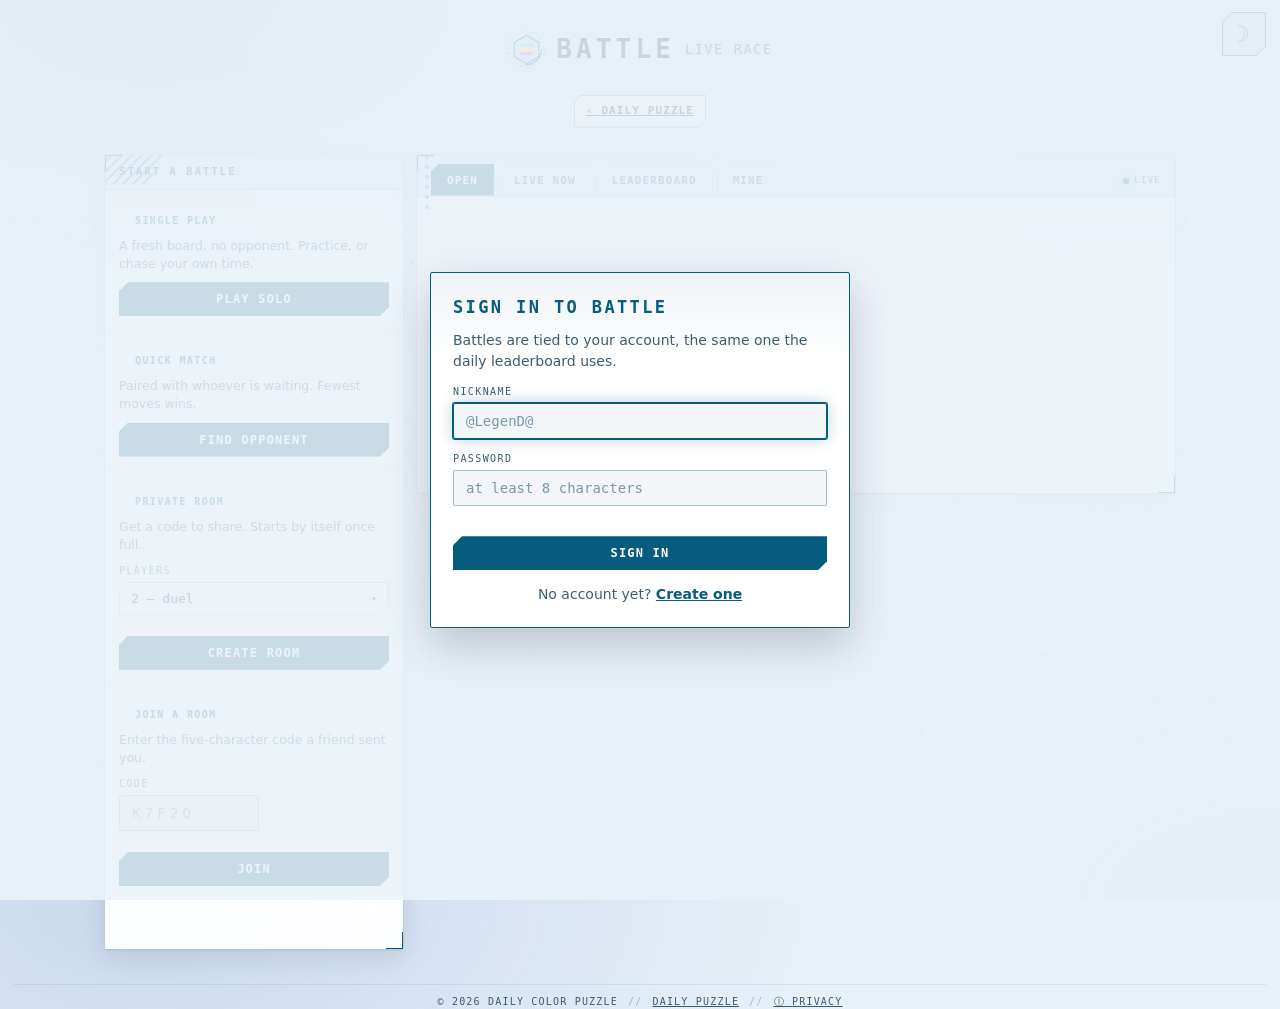
<file: public/battle.html>
<!DOCTYPE html>
<html lang="en">
<head>
<meta charset="utf-8">
<meta name="viewport" content="width=device-width, initial-scale=1, viewport-fit=cover">
<title>Battle &middot; Daily Color Puzzle</title>
<meta name="description" content="Race other players on a freshly dealt color puzzle. Fewest moves wins, and every finish is ranked.">
<meta name="theme-color" content="#030711">
<link rel="stylesheet" href="styles.css">
<link rel="icon" href="data:image/svg+xml,<svg xmlns='http://www.w3.org/2000/svg' viewBox='0 0 32 32'><rect width='32' height='32' fill='%23030711'/><circle cx='16' cy='16' r='14' fill='none' stroke='%23ff2be0' stroke-width='1.1' stroke-dasharray='1 3' opacity='.8'/><path d='M16 4.5 26.1 10.25 26.1 21.75 16 27.5 5.9 21.75 5.9 10.25Z' fill='none' stroke='%23ff2be0' stroke-width='1.6'/><rect x='10.5' y='11.4' width='11' height='2.5' rx='1.25' fill='%2331ff5a'/><rect x='10.5' y='14.9' width='11' height='2.5' rx='1.25' fill='%23f2ee4a'/><rect x='10.5' y='18.4' width='11' height='2.5' rx='1.25' fill='%23ff2be0'/></svg>">
</head>
<body class="battlepage">

<!-- The map is the page's backdrop here, not a panel's: it sits behind every
     screen the battle page shows. -->
<canvas class="worldmap worldmap-page" id="earth" aria-hidden="true"></canvas>

<button type="button" id="themeBtn" class="themetoggle" title="Switch theme"
        aria-label="Switch between dark and light theme">&#9789;</button>

<h1 id="pageTitle">
  <svg class="logo" viewBox="0 0 48 48" aria-hidden="true">
    <circle class="logo-ticks" cx="24" cy="24" r="22"></circle>
    <circle class="logo-sweep" cx="24" cy="24" r="18.5"></circle>
    <path class="logo-hex" d="M24 6.5 39.2 15.25 39.2 32.75 24 41.5 8.8 32.75 8.8 15.25Z"></path>
    <rect class="logo-bar b1" x="16" y="17" width="16" height="3.6" rx="1.8"></rect>
    <rect class="logo-bar b2" x="16" y="22.2" width="16" height="3.6" rx="1.8"></rect>
    <rect class="logo-bar b3" x="16" y="27.4" width="16" height="3.6" rx="1.8"></rect>
  </svg>
  <span class="title-text">Battle</span>
  <span class="date" id="modeLabel">live race</span>
</h1>

<p class="battle-nav">
  <a href="index.html" class="btn btn-ghost btn-sm">&lsaquo; Daily puzzle</a>
  <span class="whoami-chip" id="whoamiChip" hidden></span>
</p>

<!-- Lobby ------------------------------------------------------------- -->
<div class="lobby" id="lobby">

  <!-- Ways in, kept small: the list beside them is what people came for. -->
  <aside class="hud lobby-actions" aria-labelledby="lobbyTitle">
    <span class="hud-hatch" aria-hidden="true"></span>
    <header class="hud-head">
      <h2 id="lobbyTitle">Start a battle</h2>
    </header>

    <div class="act">
      <h3 class="lb-h3">Single play</h3>
      <p class="lobby-note">A fresh board, no opponent. Practice, or chase your own time.</p>
      <button type="button" id="soloBtn" class="btn btn-primary btn-wide">Play solo</button>
    </div>

    <div class="act">
      <h3 class="lb-h3">Quick match</h3>
      <p class="lobby-note">Paired with whoever is waiting. Fewest moves wins.</p>
      <button type="button" id="quickBtn" class="btn btn-primary btn-wide">Find opponent</button>
    </div>

    <div class="act">
      <h3 class="lb-h3">Private room</h3>
      <p class="lobby-note">Get a code to share. Starts by itself once full.</p>
      <div class="fld fld-inline">
        <span id="sizeLabel">Players</span>
        <!-- A native <select> draws its popup with the browser's own colours,
             which came out white-on-white here. This is a listbox we own. -->
        <div class="hudsel" id="sizeSel">
          <button type="button" class="hudsel-btn" id="sizeBtn" aria-haspopup="listbox"
                  aria-expanded="false" aria-labelledby="sizeLabel sizeBtn">
            <span id="sizeText">2 &mdash; duel</span>
            <span class="hudsel-caret" aria-hidden="true">&#9662;</span>
          </button>
          <ul class="hudsel-list" id="sizeList" role="listbox" aria-labelledby="sizeLabel" hidden>
            <li class="hudsel-opt" role="option" data-value="2" aria-selected="true">2 &mdash; duel</li>
            <li class="hudsel-opt" role="option" data-value="3" aria-selected="false">3 players</li>
            <li class="hudsel-opt" role="option" data-value="4" aria-selected="false">4 players</li>
            <li class="hudsel-opt" role="option" data-value="5" aria-selected="false">5 players</li>
            <li class="hudsel-opt" role="option" data-value="6" aria-selected="false">6 players</li>
            <li class="hudsel-opt" role="option" data-value="8" aria-selected="false">8 players</li>
          </ul>
        </div>
      </div>
      <button type="button" id="createBtn" class="btn btn-primary btn-wide">Create room</button>
    </div>

    <div class="act">
      <h3 class="lb-h3">Join a room</h3>
      <p class="lobby-note">Enter the five-character code a friend sent you.</p>
      <form id="joinForm">
        <label class="fld fld-inline">
          <span>Code</span>
          <input type="text" id="joinCode" class="txt txt-code" maxlength="5" placeholder="K7F2Q"
                 autocomplete="off" autocapitalize="characters" spellcheck="false" aria-label="Battle code">
        </label>
        <button type="submit" id="joinBtn" class="btn btn-primary btn-wide">Join</button>
      </form>
    </div>

    <p class="formnote" id="lobbyNote" role="status"></p>
  </aside>

  <!-- The main event: every room you can walk into, live. -->
  <section class="hud lobby-main" aria-labelledby="openTabBtn">
    <span class="hud-rail" aria-hidden="true"></span>
    <header class="hud-head tabhead">
      <div class="tabs" role="tablist" aria-label="Battles">
        <button type="button" class="tab" id="openTabBtn" role="tab"
                aria-selected="true" aria-controls="openPane">Open</button>
        <button type="button" class="tab" id="liveTabBtn" role="tab"
                aria-selected="false" aria-controls="livePane" tabindex="-1">Live now</button>
        <button type="button" class="tab" id="rankTabBtn" role="tab"
                aria-selected="false" aria-controls="rankPane" tabindex="-1">Leaderboard</button>
        <button type="button" class="tab" id="mineTabBtn" role="tab"
                aria-selected="false" aria-controls="minePane" tabindex="-1">Mine</button>
      </div>
      <span class="live" id="openLive"><i></i>live</span>
    </header>

    <div class="tabpane" id="openPane" role="tabpanel" aria-labelledby="openTabBtn">
      <div class="lb-wrap lb-wrap-tall" id="openList"></div>
    </div>

    <div class="tabpane" id="livePane" role="tabpanel" aria-labelledby="liveTabBtn" hidden>
      <div class="lb-wrap lb-wrap-tall" id="liveList"></div>
    </div>

    <div class="tabpane" id="rankPane" role="tabpanel" aria-labelledby="rankTabBtn" hidden>
      <div class="lb-wrap lb-wrap-tall" id="rankList"></div>
    </div>

    <div class="tabpane" id="minePane" role="tabpanel" aria-labelledby="mineTabBtn" hidden>
      <div class="lb-wrap lb-wrap-tall" id="battleHistory"></div>
    </div>
  </section>

</div>

<!-- Waiting room ------------------------------------------------------ -->
<section class="hud room" id="room" hidden aria-labelledby="roomTitle">
  <span class="hud-hatch" aria-hidden="true"></span>
  <header class="hud-head">
    <h2 id="roomTitle">Waiting room</h2>
    <span class="hud-tag" id="roomTag">open</span>
  </header>

  <div class="room-code">
    <span class="room-code-label">Battle code</span>
    <b id="roomCode">&mdash;</b>
    <button type="button" id="copyLinkBtn" class="btn btn-ghost btn-sm">Copy invite link</button>
  </div>

  <ol class="roster" id="roster"></ol>
  <p class="formnote" id="roomNote" role="status">Waiting for players&hellip;</p>

  <div class="panel-actions">
    <button type="button" id="startBtn" class="btn btn-primary" hidden>Start now</button>
    <button type="button" id="leaveBtn" class="btn btn-ghost">Leave</button>
  </div>
</section>

<!-- Spectating --------------------------------------------------------- -->
<section class="hud watch" id="watch" hidden aria-labelledby="watchTitle">
  <span class="hud-rail" aria-hidden="true"></span>
  <header class="hud-head">
    <h2 id="watchTitle">Watching <b id="watchCode">&mdash;</b></h2>
    <span class="live" id="watchLive"><i></i>live</span>
    <button type="button" id="watchLeave" class="btn btn-ghost btn-sm">Back to lobby</button>
  </header>
  <p class="rival-foot">Watching &mdash; you see every board in full. The players see only each other’s tube fill.</p>
  <div class="rivals rivals-many" id="watchGrid"></div>
</section>

<!-- Arena ------------------------------------------------------------- -->
<section class="arena" id="arena" hidden aria-label="Battle arena">
  <div class="battle-layout">

    <!-- The player's own panel: the same structure as the daily puzzle. -->
    <div class="game" id="game">
      <span class="hud-hatch" aria-hidden="true"></span>
      <header class="topbar">
        <span class="brand">Battle <b id="arenaCode">&mdash;</b></span>
        <span class="stat">Moves: <b id="myMoves">0</b></span>
        <span class="solved-chip" id="solvedChip" hidden>&#10003; Solved</span>
        <span class="bar-right">
          <span class="goal" id="parStat" hidden>Par: <b id="parVal">&mdash;</b></span>
          <span class="stat stat-sel">Selected: <b id="mySelected">None</b></span>
        </span>
      </header>

      <main class="board" id="myBoard" aria-label="Your board"></main>

      <footer class="controls">
        <button type="button" id="quitBtn" class="btn btn-ghost">Forfeit</button>
        <p class="hist-summary" id="myProgress" role="status"></p>
        <div class="controls-right">
          <button type="button" id="eyeBtn" class="btn btn-icon" title="Toggle color labels"
                  aria-label="Toggle color labels" aria-pressed="false">&#128065;</button>
          <button type="button" id="undoBtn2" class="btn btn-primary">Undo</button>
        </div>
      </footer>

      <div class="countdown-veil" id="veil" hidden>
        <p class="veil-num" id="veilNum">3</p>
        <p class="veil-cap">Get ready</p>
      </div>
    </div>

    <!-- Opponents, live, at a glance. Shape only — never their colours. -->
    <aside class="hud rivalbox" aria-labelledby="rivalsTitle">
      <span class="hud-rail" aria-hidden="true"></span>
      <header class="hud-head">
        <h2 id="rivalsTitle">Opponents</h2>
        <span class="live" id="arenaLive"><i></i>live</span>
      </header>
      <div class="rivals" id="rivals"></div>
      <p class="rival-foot">Tube fill only &mdash; colours stay private.</p>
    </aside>

  </div>
</section>

<div class="overlay overlay-fixed" id="resultOverlay" hidden>
  <div class="panel">
    <svg class="emblem" id="resultEmblem" viewBox="0 0 96 96" role="img" aria-hidden="true">
      <g class="emblem-swords">
        <path d="M20 22 L66 68"></path><path d="M76 22 L30 68"></path>
        <path d="M14 16 L24 18 L22 28 Z"></path><path d="M82 16 L72 18 L74 28 Z"></path>
        <path d="M60 70 L74 76 L68 62"></path><path d="M36 70 L22 76 L28 62"></path>
      </g>
      <path class="emblem-shield" d="M48 14 L76 24 V50 C76 66 63 78 48 84 C33 78 20 66 20 50 V24 Z"></path>
      <!-- The swords cross exactly where the number sits, so it gets its own
           disc to stand on rather than competing with the blades. -->
      <circle class="emblem-disc" cx="48" cy="49" r="18"></circle>
      <text class="emblem-place" id="emblemPlace" x="48" y="59" text-anchor="middle">1</text>
    </svg>
    <h2 id="resultTitle">Battle over</h2>
    <p class="win-line" id="resultLine"></p>
    <div class="lb-wrap" id="resultTable"></div>
    <div class="panel-actions">
      <button type="button" id="againBtn" class="btn btn-primary">New battle</button>
      <a class="btn btn-ghost" href="index.html">Daily puzzle</a>
    </div>
  </div>
</div>

<div class="overlay overlay-fixed" id="authOverlay" hidden>
  <div class="panel">
    <h2 id="authTitle">Sign in to battle</h2>
    <p id="authBlurb">Battles are tied to your account, the same one the daily leaderboard uses.</p>
    <form id="authForm">
      <label class="fld">
        <span>Nickname</span>
        <input type="text" id="authName" class="txt" maxlength="24" placeholder="@LegenD@"
               autocomplete="username" aria-label="Nickname" required>
      </label>
      <label class="fld">
        <span>Password</span>
        <input type="password" id="authPass" class="txt" maxlength="200" minlength="8"
               placeholder="at least 8 characters" autocomplete="current-password"
               aria-label="Password" required>
      </label>
      <p class="formnote" id="authNote" role="status"></p>
      <div class="panel-actions">
        <button type="submit" id="authSubmit" class="btn btn-primary">Sign in</button>
      </div>
    </form>
    <p class="authswap">
      <span id="authSwapText">No account yet?</span>
      <button type="button" id="authSwap" class="linkbtn">Create one</button>
    </p>
  </div>
</div>

<canvas id="fx" aria-hidden="true"></canvas>
<div class="champ" id="champ" hidden aria-hidden="true">
  <p class="champ-rank">#1</p>
  <p class="champ-line">Won the battle</p>
</div>

<footer class="footnote">
  <span>&copy; <span id="footYear">2026</span> Daily Color Puzzle</span>
  <span class="foot-sep" aria-hidden="true">//</span>
  <a href="index.html">Daily puzzle</a>
  <span class="foot-sep" aria-hidden="true">//</span>
  <a href="privacy.html">&#9432; Privacy</a>
</footer>

<script src="earth.js"></script>
<script src="worldmap.js"></script>
<script src="fx.js"></script>
<script src="battle.js"></script>
</body>
</html>
</file>
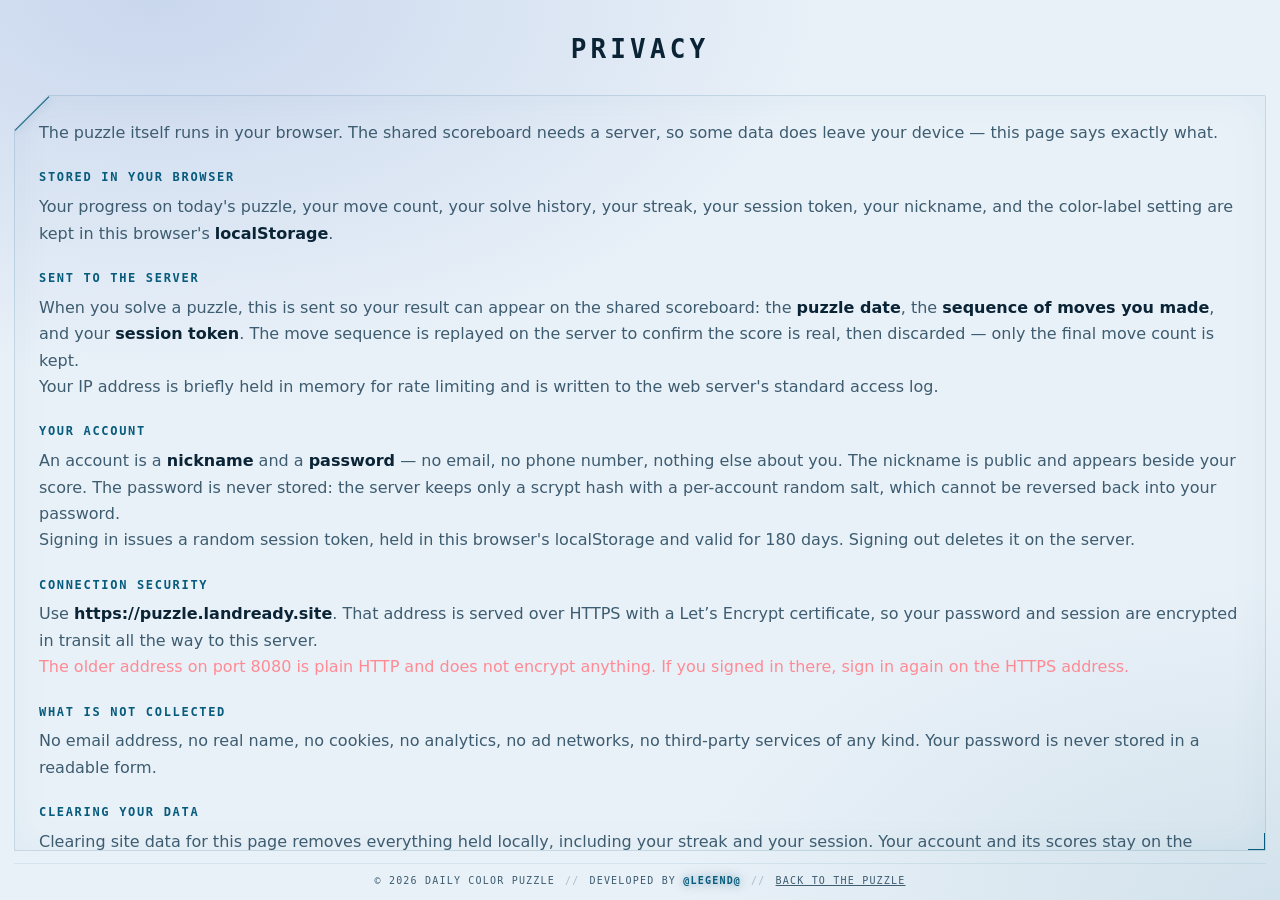
<file: public/privacy.html>
<!DOCTYPE html>
<html lang="en">
<head>
<meta charset="utf-8">
<meta name="viewport" content="width=device-width, initial-scale=1">
<title>Privacy &middot; Daily Color Puzzle</title>
<link rel="stylesheet" href="styles.css">
</head>
<body>

<h1>Privacy</h1>

<div class="game prose">
  <p>The puzzle itself runs in your browser. The shared scoreboard needs a server, so some data does leave your device &mdash; this page says exactly what.</p>

  <h2>Stored in your browser</h2>
  <p>Your progress on today's puzzle, your move count, your solve history, your streak, your session token, your nickname, and the color-label setting are kept in this browser's <b>localStorage</b>.</p>

  <h2>Sent to the server</h2>
  <p>When you solve a puzzle, this is sent so your result can appear on the shared scoreboard: the <b>puzzle date</b>, the <b>sequence of moves you made</b>, and your <b>session token</b>. The move sequence is replayed on the server to confirm the score is real, then discarded &mdash; only the final move count is kept.</p>
  <p>Your IP address is briefly held in memory for rate limiting and is written to the web server's standard access log.</p>

  <h2>Your account</h2>
  <p>An account is a <b>nickname</b> and a <b>password</b> &mdash; no email, no phone number, nothing else about you. The nickname is public and appears beside your score. The password is never stored: the server keeps only a scrypt hash with a per-account random salt, which cannot be reversed back into your password.</p>
  <p>Signing in issues a random session token, held in this browser's localStorage and valid for 180 days. Signing out deletes it on the server.</p>

  <h2>Connection security</h2>
  <p>Use <b>https://puzzle.landready.site</b>. That address is served over HTTPS with a Let&rsquo;s Encrypt certificate, so your password and session are encrypted in transit all the way to this server.</p>
  <p class="warn-note">The older address on port 8080 is plain HTTP and does not encrypt anything. If you signed in there, sign in again on the HTTPS address.</p>

  <h2>What is not collected</h2>
  <p>No email address, no real name, no cookies, no analytics, no ad networks, no third-party services of any kind. Your password is never stored in a readable form.</p>

  <h2>Clearing your data</h2>
  <p>Clearing site data for this page removes everything held locally, including your streak and your session. Your account and its scores stay on the server &mdash; sign in again to get them back. To have an account and its scores deleted, get in touch with whoever runs this server.</p>
  <p class="panel-actions"><a class="btn btn-primary" href="index.html">Back to the puzzle</a></p>
</div>

<footer class="footnote">
  <span>&copy; 2026 Daily Color Puzzle</span>
  <span class="foot-sep" aria-hidden="true">//</span>
  <span class="foot-by">Developed by <b>@LegenD@</b></span>
  <span class="foot-sep" aria-hidden="true">//</span>
  <a href="index.html">Back to the puzzle</a>
</footer>

</body>
</html>
</file>
<file: public/styles.css>
/* Daily Color Puzzle — HUD theme.
   Layout rules are unchanged from the previous stylesheet; only the visual
   language moved: deep navy grounds, cyan instrumentation, hairline rules,
   monospaced readouts and corner brackets. */

:root {
  --page-bg: #030711;
  --game-bg: #060e1e;
  --panel-bg: #08152a;
  --topbar-bg: #071528;
  --tube-bg: #08182c;
  --tube-edge: #14456b;
  --slot-bg: #050f1d;

  --ink: #d6f2ff;
  --ink-dim: #5e8fb4;
  --accent: #22e0ff;
  --accent-deep: #2f6dff;
  --accent-ink: #001420;
  --good: #31ffb2;

  --accent-rgb: 34 224 255;
  --deep-rgb: 47 109 255;
  --good-rgb: 49 255 178;
  --danger-rgb: 255 45 60;
  --panel-rgb: 6 14 30;
  --bar-rgb: 7 21 40;
  --page-rgb: 3 7 17;

  --panel-alpha: 0.15;
  --bar-alpha: 0.42;
  --placeholder: #3d6a8c;
  --table-head: #06121f;

  /* canvas map */
  --map-land: 120 214 255;
  --map-grid: 34 224 255;
  --map-star: 190 232 255;
  --map-streak: 225 250 255;


  /* Derived from --accent-rgb, so each theme gets its own automatically. */
  --line: rgb(var(--accent-rgb) / 0.16);
  --line-soft: rgb(var(--accent-rgb) / 0.09);
  --glow: 0 0 12px rgb(var(--accent-rgb) / 0.35);

  --font-ui: "Segoe UI", system-ui, -apple-system, Roboto, Helvetica, Arial, sans-serif;
  --font-mono: ui-monospace, "Cascadia Mono", "SF Mono", Menlo, Consolas, "Roboto Mono", "DejaVu Sans Mono", monospace;

  --c0:  #ff2d3c; /* red */
  --c1:  #ffa62b; /* orange */
  --c2:  #f2ee4a; /* yellow */
  --c3:  #31ff5a; /* green */
  --c4:  #22e6f5; /* cyan */
  --c5:  #3d6bff; /* blue */
  --c6:  #7a3ff5; /* violet */
  --c7:  #ff2be0; /* magenta */
  --c8:  #a3199f; /* purple */
  --c9:  #e6ecf5; /* white */

  /* Label ink, picked per color so the colorblind tags stay legible. */
  --t0: #fff; --t1: #000; --t2: #000; --t3: #000; --t4: #000;
  --t5: #fff; --t6: #fff; --t7: #000; --t8: #fff; --t9: #000;
}

/* The viewer's system setting decides until they pick one explicitly. */
@media (prefers-color-scheme: light) {
  :root:not([data-theme]) {
  --page-bg: #e9f1f8;
  --game-bg: #f5fafd;
  --panel-bg: #ffffff;
  --topbar-bg: #e6eff8;
  --tube-bg: #ffffff;
  --tube-edge: #8fb8d4;
  --slot-bg: #dfeaf4;

  --ink: #0a2436;
  --ink-dim: #3d5c70;
  --accent: #075b7c;
  --accent-deep: #2550b8;
  --accent-ink: #ffffff;
  --good: #076844;

  --accent-rgb: 7 91 124;
  --deep-rgb: 37 80 184;
  --good-rgb: 7 104 68;
  --danger-rgb: 190 30 45;
  --panel-rgb: 255 255 255;
  --bar-rgb: 219 233 245;
  --page-rgb: 233 241 248;

  --panel-alpha: 0.94;
  --bar-alpha: 0.97;
  --placeholder: #7d97a8;
  --table-head: #dce9f4;

  /* canvas map */
  --map-land: 18 92 138;
  --map-grid: 7 91 124;
  --map-star: 90 140 175;
  --map-streak: 20 90 130;
  }
}

:root[data-theme="light"] {
  --page-bg: #e9f1f8;
  --game-bg: #f5fafd;
  --panel-bg: #ffffff;
  --topbar-bg: #e6eff8;
  --tube-bg: #ffffff;
  --tube-edge: #8fb8d4;
  --slot-bg: #dfeaf4;

  --ink: #0a2436;
  --ink-dim: #3d5c70;
  --accent: #075b7c;
  --accent-deep: #2550b8;
  --accent-ink: #ffffff;
  --good: #076844;

  --accent-rgb: 7 91 124;
  --deep-rgb: 37 80 184;
  --good-rgb: 7 104 68;
  --danger-rgb: 190 30 45;
  --panel-rgb: 255 255 255;
  --bar-rgb: 219 233 245;
  --page-rgb: 233 241 248;

  --panel-alpha: 0.94;
  --bar-alpha: 0.97;
  --placeholder: #7d97a8;
  --table-head: #dce9f4;

  /* canvas map */
  --map-land: 18 92 138;
  --map-grid: 7 91 124;
  --map-star: 90 140 175;
  --map-streak: 20 90 130;
}

:root[data-theme="dark"] {
  --page-bg: #030711;
  --game-bg: #060e1e;
  --panel-bg: #08152a;
  --topbar-bg: #071528;
  --tube-bg: #08182c;
  --tube-edge: #14456b;
  --slot-bg: #050f1d;

  --ink: #d6f2ff;
  --ink-dim: #5e8fb4;
  --accent: #22e0ff;
  --accent-deep: #2f6dff;
  --accent-ink: #001420;
  --good: #31ffb2;

  --accent-rgb: 34 224 255;
  --deep-rgb: 47 109 255;
  --good-rgb: 49 255 178;
  --danger-rgb: 255 45 60;
  --panel-rgb: 6 14 30;
  --bar-rgb: 7 21 40;
  --page-rgb: 3 7 17;

  --panel-alpha: 0.15;
  --bar-alpha: 0.42;
  --placeholder: #3d6a8c;
  --table-head: #06121f;

  /* canvas map */
  --map-land: 120 214 255;
  --map-grid: 34 224 255;
  --map-star: 190 232 255;
  --map-streak: 225 250 255;
}


* { box-sizing: border-box; }

body {
  margin: 0;
  padding: 18px 14px 28px;
  background-color: var(--page-bg);
  /* Instrument grid, faint, plus a cool corner wash. */
  background-image:
    radial-gradient(90% 70% at 12% 0%, rgb(var(--deep-rgb) / 0.16), transparent 60%),
    radial-gradient(80% 60% at 100% 100%, rgb(var(--accent-rgb) / 0.10), transparent 60%);
  color: var(--ink);
  font: 16px/1.5 var(--font-ui);
  display: flex;
  flex-direction: column;
  align-items: center;
  gap: 12px;
  min-height: 100vh;
}

h1 {
  /* Sits on top of the body's 12px gap, so the title gets room to breathe
     without pushing the panels off a viewport-height layout. */
  margin: 12px 0 14px;
  align-self: center;
  display: flex;
  align-items: center;
  justify-content: center;
  gap: 12px;
  flex-wrap: wrap;
  text-align: center;
  font-family: var(--font-mono);
  font-size: clamp(20px, 4.4vw, 34px);
  font-weight: 700;
  letter-spacing: 0.16em;
  text-transform: uppercase;
  color: var(--ink);
  animation: title-in 0.7s ease both;
}
.title-text {
  animation: title-glow 3.4s ease-in-out infinite;
}
h1 .date {
  font-weight: 400;
  font-size: 0.52em;
  color: var(--accent);
  letter-spacing: 0.12em;
  text-shadow: 0 0 14px rgb(var(--accent-rgb) / 0.5);
}

@keyframes title-glow {
  0%, 100% {
    text-shadow: 0 0 14px rgb(var(--accent-rgb) / 0.4), 0 0 44px rgb(var(--accent-rgb) / 0.12);
  }
  50% {
    text-shadow: 0 0 22px rgb(var(--accent-rgb) / 0.85), 0 0 66px rgb(var(--accent-rgb) / 0.35);
  }
}
@keyframes title-in {
  from { opacity: 0; transform: translateY(-10px); letter-spacing: 0.4em; }
  to   { opacity: 1; transform: none; letter-spacing: 0.16em; }
}

/* Reticle mark, built from the same dial vocabulary as the rank gauge. */
.logo {
  width: 1.5em;
  height: 1.5em;
  flex: 0 0 auto;
  overflow: visible;
}
.logo-ticks {
  fill: none;
  stroke: var(--accent);
  stroke-width: 2.5;
  stroke-dasharray: 0.8 5;
  opacity: 0.85;
  transform-origin: 50% 50%;
  animation: spin-cw 18s linear infinite;
}
.logo-sweep {
  fill: none;
  stroke: var(--accent);
  stroke-width: 2;
  stroke-linecap: round;
  stroke-dasharray: 30 86;
  opacity: 0.9;
  transform-origin: 50% 50%;
  animation: spin-ccw 7s linear infinite;
  filter: drop-shadow(0 0 4px rgb(var(--accent-rgb) / 0.8));
}
.logo-hex {
  fill: rgb(var(--accent-rgb) / 0.07);
  stroke: var(--accent);
  stroke-width: 1.6;
  stroke-linejoin: round;
}
.logo-bar { filter: drop-shadow(0 0 3px currentColor); }
.logo-bar.b1 { fill: #31ff5a; color: #31ff5a; }
.logo-bar.b2 { fill: #f2ee4a; color: #f2ee4a; }
.logo-bar.b3 { fill: #ff2be0; color: #ff2be0; }

/* Stacked by default; the two-column desktop layout is opted into below. */
.layout {
  width: min(760px, 100%);
  display: flex;
  flex-direction: column;
  gap: 12px;
}
/* Stacked: the puzzle leads, the instrumentation follows. */
.game { order: 1; }
.hud-rank { order: 2; }
.hud-zone { order: 3; }
.leaderboard { order: 4; }
.hud-rank .gauge { min-height: 150px; }

/* ---------- world map ----------
   A dotted equirectangular map drawn on canvas from Natural Earth coastlines.
   It fills the puzzle panel body and never takes a pointer event. */

.worldmap {
  position: absolute;
  inset: 0;
  width: 100%;
  height: 100%;
  z-index: 0;
  pointer-events: none;
  opacity: 0.75;
}

/* An absolutely positioned canvas paints above its static siblings, so the
   panel's own contents are lifted over it explicitly. */
.game > .topbar,
.game > .board,
.game > .controls { position: relative; z-index: 1; }

/* On the battle page the map backs the whole window rather than a panel, so
   it is fixed to the viewport and every top-level block is lifted over it.
   Only the flow containers are listed: giving `position: relative` to the
   fixed toggle or the overlays would tear them off their own anchors. */
.worldmap-page {
  position: fixed;
  inset: 0;
  width: 100%;
  height: 100%;
  z-index: 0;
  opacity: 0.5;
  pointer-events: none;
}
.battlepage > h1,
.battlepage > .battle-nav,
.battlepage > .lobby,
.battlepage > .room,
.battlepage > .watch,
.battlepage > .arena,
.battlepage > .footnote { position: relative; z-index: 1; }

/* ---------- theme toggle ----------
   Pinned opposite the countdown so the two corners balance, and out of the
   game controls where it competed with the play buttons. */



/* ---------- countdown ---------- */

.countdown {
  align-self: stretch;
  display: flex;
  align-items: baseline;
  gap: 8px;
  font-family: var(--font-mono);
  font-size: 10px;
  letter-spacing: 0.14em;
  text-transform: uppercase;
  color: var(--ink-dim);
}
.cd-time {
  font-size: 13px;
  font-weight: 700;
  color: var(--accent);
  font-variant-numeric: tabular-nums;
  text-shadow: 0 0 12px rgb(var(--accent-rgb) / 0.45);
}
.cd-time b { color: var(--ink-dim); font-weight: 400; margin: 0 1px 0 0; }
.cd-tz {
  font-size: 9px;
  letter-spacing: 0.12em;
  color: var(--ink-dim);
  border: 1px solid var(--line);
  padding: 1px 4px;
}

/* ---------- panel shell ---------- */

/* Fully clear: any tint or blur here is laid directly over the globe, which
   is the one thing this panel is meant to reveal. The top and bottom bars and
   the tubes carry their own backgrounds, so nothing loses legibility. */
.game {
  background: transparent !important;
  backdrop-filter: none !important;
}

.game,
.leaderboard,
.hud {
  position: relative;
  width: 100%;
  background:
    linear-gradient(180deg, rgb(var(--accent-rgb) / 0.05), transparent 120px),
    rgb(var(--panel-rgb) / var(--panel-alpha));
  backdrop-filter: blur(2px);
  border: 1px solid var(--line);
  border-radius: 2px;
  overflow: hidden;
  box-shadow:
    inset 0 0 40px rgb(var(--accent-rgb) / 0.05),
    0 0 0 1px rgb(var(--page-rgb) / 0.9),
    0 14px 40px rgba(0, 0, 0, 0.6);
}

/* Corner brackets, the HUD tell. */
.game::before, .game::after,
.leaderboard::before, .leaderboard::after,
.hud::before, .hud::after {
  content: "";
  position: absolute;
  width: 16px;
  height: 16px;
  pointer-events: none;
  z-index: 4;
  border: 0 solid var(--accent);
}
.game::before, .leaderboard::before, .hud::before {
  top: -1px; left: -1px;
  border-top-width: 2px;
  border-left-width: 2px;
}
.game::after, .leaderboard::after, .hud::after {
  bottom: -1px; right: -1px;
  border-bottom-width: 2px;
  border-right-width: 2px;
}

/* ---------- chamfered left-column panels ----------
   The reference cuts the top-left corner of its left-hand blocks and fills
   the notch with diagonal hatching. clip-path removes the border along the
   cut, so the angled edge is redrawn as a rotated hairline. */

.hud-rank, .game {
  --chamfer: 34px;
  clip-path: polygon(
    var(--chamfer) 0, 100% 0, 100% 100%, 0 100%, 0 var(--chamfer)
  );
}

/* The top-left bracket would sit in the removed corner, so it becomes the
   angled edge itself. */
.hud-rank::before, .game::before {
  content: "";
  position: absolute;
  top: calc(var(--chamfer) / 2);
  left: calc(var(--chamfer) / 2 - (var(--chamfer) * 1.4142) / 2);
  width: calc(var(--chamfer) * 1.4142);
  height: 0;
  border: 0;
  border-top: 1px solid var(--accent);
  transform: rotate(-45deg);
  transform-origin: 50% 50%;
  box-shadow: 0 0 8px rgb(var(--accent-rgb) / 0.5);
  z-index: 4;
}

.hud-hatch {
  position: absolute;
  top: 0;
  left: var(--chamfer);
  width: 58px;
  height: 30px;
  background: repeating-linear-gradient(
    -45deg,
    rgb(var(--accent-rgb) / 0.42) 0 2px,
    transparent 2px 7px
  );
  clip-path: polygon(0 0, 100% 0, calc(100% - 14px) 100%, 0 100%);
  pointer-events: none;
  z-index: 3;
}

/* A short instrument rail down the cut edge, as on the reference dial. */
.hud-rail {
  position: absolute;
  left: 8px;
  top: calc(var(--chamfer) + 14px);
  width: 4px;
  height: 54px;
  background: repeating-linear-gradient(
    180deg,
    var(--accent) 0 4px,
    transparent 4px 10px
  );
  opacity: 0.5;
  pointer-events: none;
  z-index: 3;
}

.hud-rank .hud-head { padding-left: calc(var(--chamfer) + 66px); gap: 8px; }
.hud-rank .hud-head .btn-sm { flex: 0 0 auto; padding: 5px 10px; font-size: 10px; }
.hud-rank .hud-tag { overflow: hidden; text-overflow: ellipsis; }
.game .topbar { padding-left: calc(var(--chamfer) + 66px); }

/* ---------- HUD panel chrome ---------- */

.hud { display: flex; flex-direction: column; min-height: 0; }

.hud-head {
  display: flex;
  align-items: baseline;
  justify-content: space-between;
  gap: 10px;
  padding: 9px 14px;
  background: rgb(var(--bar-rgb) / var(--bar-alpha));
  border-bottom: 1px solid var(--line);
}
.hud-head h2 {
  margin: 0;
  font-family: var(--font-mono);
  font-size: 11px;
  font-weight: 700;
  letter-spacing: 0.16em;
  text-transform: uppercase;
  color: var(--accent);
  text-shadow: 0 0 12px rgb(var(--accent-rgb) / 0.4);
}
.hud-tag {
  font-family: var(--font-mono);
  font-size: 9px;
  letter-spacing: 0.14em;
  text-transform: uppercase;
  color: var(--ink-dim);
  white-space: nowrap;
}

/* ---------- rank gauge ---------- */

.rank-row {
  flex: 1 1 auto;
  min-height: 0;
  display: grid;
  grid-template-columns: 1fr auto 1fr;
  align-items: stretch;
  gap: 8px;
  /* Extra left padding so the label clears the decorative rail. */
  padding: 6px 14px 8px 26px;
}
.rank-row .rank-stat { align-self: center; }
.rank-stat { margin: 0; min-width: 0; }
.rank-stat:last-child { text-align: right; }
.rank-stat dt {
  font-family: var(--font-mono);
  font-size: 9px;
  letter-spacing: 0.12em;
  text-transform: uppercase;
  color: var(--ink-dim);
  white-space: nowrap;
}
.rank-stat dd {
  margin: 2px 0 0;
  font-family: var(--font-mono);
  font-size: 26px;
  font-weight: 700;
  line-height: 1.1;
  color: var(--ink);
  font-variant-numeric: tabular-nums;
  text-shadow: 0 0 14px rgb(var(--accent-rgb) / 0.35);
}

.gauge {
  position: relative;
  flex: 1 1 auto;
  display: grid;
  place-items: center;
  padding: 10px;
  min-height: 0;
}
.gauge-svg {
  width: min(100%, 190px);
  height: auto;
  max-height: 100%;
  display: block;
  overflow: visible;
}
.g-ticks {
  fill: none;
  stroke: rgb(var(--accent-rgb) / 0.4);
  stroke-width: 5;
  stroke-dasharray: 1 7;
  transform-origin: 50% 50%;
  animation: spin-cw 26s linear infinite;
}
.g-track { fill: none; stroke: rgb(var(--accent-rgb) / 0.14); stroke-width: 8; }
.g-fill {
  fill: none;
  stroke: var(--accent);
  stroke-width: 8;
  stroke-linecap: butt;
  stroke-dasharray: 0 999;
  transform: rotate(-90deg);
  transform-origin: 50% 50%;
  transition: stroke-dasharray 0.5s ease;
  filter: drop-shadow(0 0 6px rgb(var(--accent-rgb) / 0.8));
}
/* Dashed, so the counter-rotation is actually visible — a plain ring would
   look static however fast it turned. */
.g-inner {
  fill: rgb(var(--accent-rgb) / 0.05);
  stroke: rgb(var(--accent-rgb) / 0.3);
  stroke-width: 2;
  stroke-dasharray: 18 12;
  transform-origin: 50% 50%;
  animation: spin-ccw 34s linear infinite;
}

@keyframes spin-cw  { from { transform: rotate(0deg); }   to { transform: rotate(360deg); } }
@keyframes spin-ccw { from { transform: rotate(0deg); }   to { transform: rotate(-360deg); } }

.gauge-center {
  position: absolute;
  inset: 0;
  margin: 0;
  display: flex;
  flex-direction: column;
  align-items: center;
  justify-content: center;
  gap: 2px;
  pointer-events: none;
  text-align: center;
}
.gauge-center b {
  font-family: var(--font-mono);
  font-size: 40px;
  font-weight: 700;
  line-height: 1;
  color: var(--accent);
  font-variant-numeric: tabular-nums;
  text-shadow: 0 0 18px rgb(var(--accent-rgb) / 0.6);
}
.gauge-center span {
  font-family: var(--font-mono);
  font-size: 9px;
  letter-spacing: 0.12em;
  text-transform: uppercase;
  color: var(--ink-dim);
}

.hud-readout {
  display: flex;
  margin: 0;
  border-top: 1px solid var(--line-soft);
}
.hud-readout div {
  flex: 1 1 0;
  min-width: 0;
  padding: 8px 6px;
  text-align: center;
  border-left: 1px solid var(--line-soft);
}
.hud-readout div:first-child { border-left: 0; }
.hud-readout dt {
  font-family: var(--font-mono);
  font-size: 8px;
  letter-spacing: 0.12em;
  text-transform: uppercase;
  color: var(--ink-dim);
}
.hud-readout dd {
  margin: 2px 0 0;
  font-family: var(--font-mono);
  font-size: 15px;
  font-weight: 700;
  color: var(--ink);
  font-variant-numeric: tabular-nums;
}

/* ---------- top bar ---------- */

.topbar {
  position: relative;   /* the battle link centres against this */
  display: flex;
  align-items: center;
  gap: 16px;
  flex-wrap: wrap;
  padding: 12px 16px;
  background: rgb(var(--bar-rgb) / var(--bar-alpha));
  border-bottom: 1px solid var(--line);
  font-family: var(--font-mono);
  font-size: 12px;
  letter-spacing: 0.08em;
  text-transform: uppercase;
}
.brand {
  font-weight: 700;
  font-size: 12px;
  color: var(--accent);
  padding-left: 14px;
  position: relative;
}
.brand::before {
  content: "";
  position: absolute;
  left: 0;
  top: 50%;
  width: 7px;
  height: 7px;
  margin-top: -3px;
  background: var(--accent);
  box-shadow: var(--glow);
}
.stat { color: var(--ink-dim); font-weight: 500; }
.stat b {
  color: var(--ink);
  font-weight: 700;
  font-variant-numeric: tabular-nums;
  text-shadow: 0 0 10px rgb(var(--accent-rgb) / 0.4);
}
/* Centred on the puzzle header itself, not on the space left over. Auto
   margins would only split the gap with the goal chip's own auto margin,
   which put it well right of centre. */
/* Three parts: stats, the battle link, the goal chip. Equal side columns put
   the link on the header's true centre while still occupying its own space —
   centring it absolutely was exact but sat on top of "Selected:". The rules
   are scoped so they outrank the shared .btn block, which sets position and
   is declared later in this file. */
.topbar-3up {
  display: grid;
  grid-template-columns: minmax(0, 1fr) auto minmax(0, 1fr);
  align-items: center;
}
.bar-left {
  display: flex;
  align-items: center;
  gap: 16px;
  flex-wrap: wrap;
  min-width: 0;
}

/* The selection is the one reading that changes while you play, so it sits at
   the end of the header where the eye returns, not buried among the stats. */
.bar-right {
  display: flex;
  align-items: center;
  justify-content: flex-end;
  gap: 14px;
  flex-wrap: wrap;
  min-width: 0;
  margin-left: auto;   /* for the battle page's plain flex header */
}
/* Each part is pinned to its own column. Without this the battle link's
   `hidden` state changes auto-placement: with only two children in flow, the
   right-hand group slid into the middle column and sat mid-header. */
.topbar-3up > .bar-left { grid-column: 1; }
.topbar-3up > .battle-cta { grid-column: 2; }
.topbar-3up > .bar-right { grid-column: 3; justify-self: end; margin-left: 0; }
.bar-right .goal { margin-left: 0; }

.stat-sel {
  font-weight: 700;
  color: var(--ink);
  white-space: nowrap;
  /* Last in the row, so it holds the right edge, and wide enough for the
     longest reading it can show. "Selected: Tube 12" is 17 monospace
     characters plus the bar's 0.08em letter-spacing on each — derived rather
     than guessed, so it holds if the font size changes. One spare character
     of slack. Without it the label grew as you selected and shoved the goal
     chip sideways. */
  order: 2;
  min-width: calc(18ch + 1.5em);
  text-align: right;
}
.stat-sel b { color: var(--accent); }
.topbar .battle-cta {
  justify-self: center;
  /* The panel's chamfer forces a big left padding, so the grid's content box
     is 84px narrower on the left than the right and "centre" landed 42px off
     the bar's visible middle. Shifting by half the difference is visual only:
     the column keeps its place, so nothing collides. */
  transform: translateX(calc((var(--chamfer) + 50px) / -2));
  text-decoration: none;
  white-space: nowrap;
}
.topbar .battle-cta:hover { text-decoration: none; }
.topbar-3up .goal { margin-left: 0; justify-self: end; }

.goal {
  margin-left: auto;
  padding: 5px 12px;
  border: 1px solid var(--accent);
  background: rgb(var(--accent-rgb) / 0.12);
  color: var(--accent);
  font-weight: 700;
  font-size: 11px;
  letter-spacing: 0.1em;
  white-space: nowrap;
  box-shadow: inset 0 0 14px rgb(var(--accent-rgb) / 0.16);
}

/* ---------- board ---------- */

.board {
  display: grid;
  grid-template-columns: repeat(4, 1fr);
  gap: 12px;
  padding: 18px clamp(14px, 4vw, 40px);
  justify-items: center;
  background: transparent;
}

.tube {
  --lift: 0px;
  position: relative;
  width: 100%;
  max-width: 104px;
  display: flex;
  flex-direction: column;
  justify-content: flex-end;
  gap: 5px;
  padding: 7px;
  border: 1px solid var(--tube-edge);
  border-radius: 2px;
  background: linear-gradient(180deg, rgb(var(--accent-rgb) / 0.06), transparent 60%), rgba(8, 24, 44, 0.9);
  cursor: pointer;
  transition: transform 0.12s ease, border-color 0.12s ease, box-shadow 0.12s ease;
  font: inherit;
  color: inherit;
}
.tube:hover:not(:disabled) {
  border-color: rgb(var(--accent-rgb) / 0.6);
  box-shadow: 0 0 14px rgb(var(--accent-rgb) / 0.16);
}
.tube:focus-visible { outline: 2px solid var(--accent); outline-offset: 3px; }
.tube.selected {
  border-color: var(--accent);
  box-shadow:
    inset 0 0 18px rgb(var(--accent-rgb) / 0.18),
    0 0 0 1px var(--accent),
    0 0 22px rgb(var(--accent-rgb) / 0.4);
  transform: translateY(-4px);
}
/* A finished tube keeps a steady glow in its own colour, and flashes a ring
   outward at the moment it completes. --done-c is set per tube from JS. */
.tube.done {
  border-color: color-mix(in srgb, var(--done-c) 65%, transparent);
  box-shadow:
    inset 0 0 20px color-mix(in srgb, var(--done-c) 20%, transparent),
    0 0 16px color-mix(in srgb, var(--done-c) 40%, transparent);
  animation: done-breathe 2.8s ease-in-out infinite;
}
.tube.done .block {
  box-shadow:
    inset 0 -2px 6px rgba(0, 0, 0, 0.4),
    0 0 14px color-mix(in srgb, var(--c) 65%, transparent);
}

@keyframes done-breathe {
  0%, 100% {
    box-shadow:
      inset 0 0 20px color-mix(in srgb, var(--done-c) 18%, transparent),
      0 0 14px color-mix(in srgb, var(--done-c) 32%, transparent);
  }
  50% {
    box-shadow:
      inset 0 0 26px color-mix(in srgb, var(--done-c) 30%, transparent),
      0 0 26px color-mix(in srgb, var(--done-c) 62%, transparent);
  }
}

/* The completion flash: an expanding ring, drawn on a pseudo-element so it
   cannot fight the tube's own lift transform when selected. */
.tube.just-done::after {
  content: "";
  position: absolute;
  inset: -3px;
  border-radius: 5px;
  border: 2px solid var(--done-c);
  pointer-events: none;
  animation: done-ring 0.9s cubic-bezier(0.22, 0.61, 0.36, 1) forwards;
}

@keyframes done-ring {
  0%   { opacity: 0.95; transform: scale(1);    filter: drop-shadow(0 0 10px var(--done-c)); }
  70%  { opacity: 0.35; transform: scale(1.16); }
  100% { opacity: 0;    transform: scale(1.26); filter: drop-shadow(0 0 0 var(--done-c)); }
}
.tube.nudge { animation: nudge 0.26s ease; }

@keyframes nudge {
  0%, 100% { transform: translateX(0); }
  25%      { transform: translateX(-5px); }
  75%      { transform: translateX(5px); }
}

.slot {
  height: 23px;
  border-radius: 7px;
  background: var(--slot-bg);
  box-shadow: inset 0 0 0 1px rgb(var(--accent-rgb) / 0.07);
}

/* Per-color classes rather than inline style attributes, so the deployed
   site can ship a Content-Security-Policy without 'unsafe-inline'. */
.block.c0 { --c: var(--c0); --t: var(--t0); }
.block.c1 { --c: var(--c1); --t: var(--t1); }
.block.c2 { --c: var(--c2); --t: var(--t2); }
.block.c3 { --c: var(--c3); --t: var(--t3); }
.block.c4 { --c: var(--c4); --t: var(--t4); }
.block.c5 { --c: var(--c5); --t: var(--t5); }
.block.c6 { --c: var(--c6); --t: var(--t6); }
.block.c7 { --c: var(--c7); --t: var(--t7); }
.block.c8 { --c: var(--c8); --t: var(--t8); }
.block.c9 { --c: var(--c9); --t: var(--t9); }

/* Blocks keep their ten colors — that is game information, not decoration —
   but pick up the emissive treatment of the theme. */
.block {
  position: relative;
  height: 23px;
  border-radius: 7px;
  background: linear-gradient(180deg, color-mix(in srgb, var(--c) 78%, #fff), var(--c));
  box-shadow:
    inset 0 -2px 6px rgba(0, 0, 0, 0.4),
    0 0 10px color-mix(in srgb, var(--c) 45%, transparent);
  transition: transform 0.12s ease;
  display: grid;
  place-items: center;
}
.block::before {
  content: "";
  position: absolute;
  inset: 3px 6px auto 6px;
  height: 5px;
  border-radius: 4px;
  background: rgba(255, 255, 255, 0.4);
}
.block .tag {
  position: relative;
  font-family: var(--font-mono);
  font-size: 12px;
  font-weight: 700;
  color: var(--t);
  opacity: 0.78;
  letter-spacing: 0.04em;
  display: none;
}
body.labels .block .tag { display: block; }

/* Selected blocks nudge downward, the direction they leave the tube. */
.tube.selected .block.lifted { transform: translateY(3px) scale(1.03); }

/* ---------- controls ---------- */

.controls {
  display: flex;
  align-items: center;
  gap: 12px;
  padding: 14px 16px;
  background: rgb(var(--bar-rgb) / var(--bar-alpha));
  border-top: 1px solid var(--line);
  min-width: 0;
}
.controls #restartBtn { flex: 0 0 auto; }
.controls-right { margin-left: auto; display: flex; gap: 10px; flex: 0 0 auto; }

/* Your solve history, inline in the game footer. Scrolls sideways so a long
   history never widens the panel. */
.histstrip {
  flex: 1 1 auto;
  min-width: 0;
  display: flex;
  align-items: center;
  gap: 6px;
  overflow-x: auto;
  scrollbar-width: thin;
  padding: 2px 0;
}
/* The readable part: today, in words. */
.hist-summary {
  flex: 0 0 auto;
  margin: 0;
  font-family: var(--font-mono);
  font-size: 12px;
  font-weight: 500;
  letter-spacing: 0.06em;
  text-transform: uppercase;
  color: var(--ink-dim);
  white-space: nowrap;
}
.hist-summary b {
  color: var(--accent);
  font-size: 15px;
  font-weight: 700;
  font-variant-numeric: tabular-nums;
  text-shadow: 0 0 10px rgb(var(--accent-rgb) / 0.5);
}
.hist-unsolved { font-weight: 500; }
.hist-latest {
  margin-left: 6px;
  padding: 2px 8px;
  border: 1px solid var(--line);
  background: rgb(var(--accent-rgb) / 0.06);
  font-size: 11px;
  font-weight: 700;
  color: var(--ink-dim);
}

.hist-label {
  flex: 0 0 auto;
  font-family: var(--font-mono);
  font-size: 10px;
  font-weight: 700;
  text-transform: uppercase;
  letter-spacing: 0.12em;
  color: var(--ink-dim);
  padding-right: 2px;
}

.chip {
  flex: 0 0 auto;
  display: inline-flex;
  align-items: baseline;
  gap: 6px;
  padding: 5px 10px;
  border: 1px solid var(--line);
  border-radius: 2px;
  background: rgb(var(--accent-rgb) / 0.04);
  font-family: var(--font-mono);
  font-size: 12px;
  font-weight: 700;
  font-variant-numeric: tabular-nums;
  white-space: nowrap;
  cursor: default;
}
.chip b {
  font-size: 10px;
  font-weight: 500;
  color: var(--ink-dim);
  letter-spacing: 0.06em;
  text-transform: uppercase;
}
.chip-best { border-color: rgb(var(--good-rgb) / 0.55); box-shadow: inset 0 0 12px rgb(var(--good-rgb) / 0.1); }
.chip-best b { color: var(--good); }
.chip-today {
  border-color: var(--accent);
  background: rgb(var(--accent-rgb) / 0.12);
  box-shadow: inset 0 0 12px rgb(var(--accent-rgb) / 0.18);
}
.chip-today b { color: var(--accent); }

/* ---------- controls ----------
   Every control is a notched HUD plate: the element's own background is the
   1px edge and an inset pseudo-element supplies the fill, because clip-path
   removes a real border. Two corners are cut, matching the panels. */

.btn,
.themetoggle,
.datepick,
.cal-nav {
  --btn-edge: var(--accent);
  --btn-fill: color-mix(in srgb, rgb(var(--accent-rgb)) 12%, var(--game-bg));
  --btn-ink: var(--accent);
  --notch: 9px;

  position: relative;
  border: 0;
  border-radius: 0;
  padding: 10px 18px;
  background: var(--btn-edge);
  color: var(--btn-ink);
  font-family: var(--font-mono);
  font-size: 12px;
  font-weight: 700;
  letter-spacing: 0.1em;
  text-transform: uppercase;
  cursor: pointer;
  clip-path: polygon(
    var(--notch) 0, 100% 0,
    100% calc(100% - var(--notch)), calc(100% - var(--notch)) 100%,
    0 100%, 0 var(--notch)
  );
  transition: color 0.14s ease, background 0.14s ease;
}

/* The fill sits above the edge and below the label. */
.btn::before,
.themetoggle::before,
.datepick::before,
.cal-nav::before {
  content: "";
  position: absolute;
  inset: 1px;
  z-index: -1;
  background: var(--btn-fill);
  clip-path: polygon(
    calc(var(--notch) - 1px) 0, 100% 0,
    100% calc(100% - var(--notch) + 1px), calc(100% - var(--notch) + 1px) 100%,
    0 100%, 0 calc(var(--notch) - 1px)
  );
  transition: background 0.14s ease;
}

.btn:hover:not(:disabled),
.themetoggle:hover,
.datepick:hover,
.cal-nav:hover:not(:disabled) { --btn-fill: color-mix(in srgb, rgb(var(--accent-rgb)) 28%, var(--game-bg)); }

/* clip-path would cut an outline off, so focus is drawn inside the shape. */
.btn:focus-visible::after,
.themetoggle:focus-visible::after,
.datepick:focus-visible::after,
.cal-nav:focus-visible::after {
  content: "";
  position: absolute;
  inset: 3px;
  border: 1px solid var(--btn-ink);
  pointer-events: none;
}
.btn:focus-visible,
.themetoggle:focus-visible,
.datepick:focus-visible,
.cal-nav:focus-visible { outline: none; --btn-fill: color-mix(in srgb, rgb(var(--accent-rgb)) 30%, var(--game-bg)); }

.btn:disabled { opacity: 0.3; cursor: default; }

.btn-primary {
  --btn-fill: var(--accent);
  --btn-ink: var(--accent-ink);
  box-shadow: 0 0 18px rgb(var(--accent-rgb) / 0.4);
}
.btn-primary:hover:not(:disabled) { --btn-fill: #6bebff; }

.btn-ghost {
  --btn-edge: rgb(var(--accent-rgb) / 0.5);
  --btn-fill: var(--game-bg);
  --btn-ink: var(--ink);
}
.btn-ghost:hover:not(:disabled) { --btn-fill: color-mix(in srgb, rgb(var(--accent-rgb)) 18%, var(--game-bg)); }

.btn-icon {
  width: 42px;
  padding: 10px 0;
  font-size: 14px;
  text-align: center;
}
.btn-icon[aria-pressed="true"] {
  --btn-fill: var(--accent);
  --btn-ink: var(--accent-ink);
  box-shadow: 0 0 18px rgb(var(--accent-rgb) / 0.4);
}

#helpBtn {
  --btn-edge: rgb(var(--danger-rgb) / 0.75);
  --btn-fill: color-mix(in srgb, rgb(var(--danger-rgb)) 16%, var(--game-bg));
  --btn-ink: #ff6470;
}
#helpBtn:hover:not(:disabled) { --btn-fill: color-mix(in srgb, rgb(var(--danger-rgb)) 30%, var(--game-bg)); }

/* Declared after the shared control block so these win over it — including
   position, which the shared rule sets to relative. */
.themetoggle {
  --notch: 10px;
  position: fixed;
  top: 12px;
  right: 14px;
  z-index: 21;
  width: 44px;
  height: 44px;
  display: grid;
  place-items: center;
  padding: 0;
  font-size: 24px;
  line-height: 1;
}

/* ---------- overlays ---------- */

.overlay {
  position: absolute;
  inset: 0;
  display: grid;
  place-items: center;
  padding: 20px;
  background: rgb(var(--page-rgb) / 0.88);
  z-index: 5;
}
.overlay[hidden] { display: none; }

/* Page-level modals: the identity gate must cover the whole screen, not just
   one panel, and the profile dialog no longer belongs to the leaderboard. */
.overlay-fixed { position: fixed; z-index: 60; }

.panel {
  position: relative;
  width: min(420px, 100%);
  background:
    linear-gradient(180deg, rgb(var(--accent-rgb) / 0.07), transparent 90px),
    var(--panel-bg);
  border: 1px solid var(--accent);
  border-radius: 2px;
  padding: 22px;
  box-shadow:
    inset 0 0 40px rgb(var(--accent-rgb) / 0.08),
    0 0 40px rgb(var(--accent-rgb) / 0.18),
    0 18px 44px rgba(0, 0, 0, 0.7);
}
.panel h2 {
  margin: 0 0 10px;
  font-family: var(--font-mono);
  font-size: 17px;
  font-weight: 700;
  letter-spacing: 0.14em;
  text-transform: uppercase;
  color: var(--accent);
  text-shadow: 0 0 14px rgb(var(--accent-rgb) / 0.5);
}
.panel-h3 {
  margin: 18px 0 6px;
  font-family: var(--font-mono);
  font-size: 10px;
  font-weight: 700;
  text-transform: uppercase;
  letter-spacing: 0.14em;
  color: var(--ink-dim);
}
.panel .idrow { padding: 0; margin-bottom: 10px; }
.panel-actions-wrap { margin-bottom: 16px; }
.panel .formnote { display: block; margin: 0 0 4px; }
.panel p { margin: 0 0 12px; color: var(--ink-dim); font-size: 14px; }
.win-line { color: var(--ink) !important; font-size: 15px; }

.rules { margin: 0 0 14px; padding-left: 18px; color: var(--ink-dim); font-size: 14px; }
.rules li { margin-bottom: 7px; }
.rules b { color: var(--accent); }
.keys { font-size: 12px; }
kbd {
  border: 1px solid var(--line);
  background: rgb(var(--accent-rgb) / 0.08);
  border-radius: 2px;
  padding: 1px 6px;
  font-family: var(--font-mono);
  font-size: 11px;
  color: var(--accent);
}

.stats {
  display: grid;
  grid-template-columns: repeat(3, 1fr);
  gap: 10px;
  margin: 0 0 18px;
  text-align: center;
}
.stats div {
  background: rgb(var(--accent-rgb) / 0.06);
  border: 1px solid var(--line);
  border-radius: 2px;
  padding: 10px 6px;
}
.stats dt {
  font-family: var(--font-mono);
  font-size: 10px;
  text-transform: uppercase;
  letter-spacing: 0.12em;
  color: var(--ink-dim);
}
.stats dd {
  margin: 3px 0 0;
  font-family: var(--font-mono);
  font-size: 20px;
  font-weight: 700;
  color: var(--accent);
  text-shadow: 0 0 12px rgb(var(--accent-rgb) / 0.45);
}

/* ---------- leaderboard ---------- */

.lb-head {
  display: flex;
  align-items: center;
  justify-content: space-between;
  gap: 12px;
  flex-wrap: wrap;
  padding: 10px 16px;
  background: rgb(var(--bar-rgb) / var(--bar-alpha));
  border-bottom: 1px solid var(--line);
}
.lb-head h2 {
  margin: 0;
  font-family: var(--font-mono);
  font-size: 13px;
  font-weight: 700;
  letter-spacing: 0.14em;
  text-transform: uppercase;
  color: var(--accent);
  text-shadow: 0 0 12px rgb(var(--accent-rgb) / 0.4);
}
.lb-head .btn-sm { flex: 0 0 auto; }

.live {
  display: inline-flex;
  align-items: center;
  gap: 5px;
  flex: 0 0 auto;
  font-family: var(--font-mono);
  font-size: 9px;
  letter-spacing: 0.14em;
  text-transform: uppercase;
  color: var(--ink-dim);
}
.live i {
  width: 6px;
  height: 6px;
  border-radius: 50%;
  background: var(--good);
  box-shadow: 0 0 8px rgb(var(--good-rgb) / 0.8);
  animation: live-pulse 2s ease-in-out infinite;
}
.live[data-state="paused"] i { background: var(--ink-dim); box-shadow: none; animation: none; }
.live[data-state="offline"] i { background: #ff6470; box-shadow: 0 0 8px rgba(255, 100, 112, 0.7); animation: none; }
@keyframes live-pulse {
  0%, 100% { opacity: 1; }
  50%      { opacity: 0.25; }
}

/* The trigger reads as a field; the calendar itself is ours, because a native
   date popup is browser chrome and cannot take the theme. */
.datepick {
  --notch: 7px;
  flex: 0 0 auto;
  display: inline-flex;
  align-items: center;
  gap: 8px;
  font-size: 11px;
  letter-spacing: 0.06em;
  padding: 5px 9px;
}
.datepick[aria-expanded="true"] { --btn-fill: rgb(var(--accent-rgb) / 0.28); }
.datepick-ico { opacity: 0.75; font-size: 10px; }

/* ---------- calendar ---------- */

.cal {
  position: fixed;
  z-index: 70;
  width: 232px;
  padding: 10px;
  background:
    linear-gradient(180deg, rgb(var(--accent-rgb) / 0.08), transparent 70px),
    var(--panel-bg);
  border: 1px solid var(--accent);
  border-radius: 2px;
  box-shadow:
    inset 0 0 30px rgb(var(--accent-rgb) / 0.08),
    0 0 30px rgb(var(--accent-rgb) / 0.22),
    0 16px 40px rgba(0, 0, 0, 0.7);
}
.cal[hidden] { display: none; }

.cal-head {
  display: flex;
  align-items: center;
  justify-content: space-between;
  gap: 8px;
  margin-bottom: 8px;
}
.cal-month {
  font-family: var(--font-mono);
  font-size: 11px;
  font-weight: 700;
  letter-spacing: 0.14em;
  text-transform: uppercase;
  color: var(--accent);
  text-shadow: 0 0 12px rgb(var(--accent-rgb) / 0.45);
}
.cal-nav {
  --notch: 6px;
  font-size: 13px;
  line-height: 1;
  padding: 3px 9px;
}
.cal-nav:disabled { opacity: 0.25; cursor: default; }

.cal-dow, .cal-grid {
  display: grid;
  grid-template-columns: repeat(7, 1fr);
  gap: 2px;
}
.cal-dow {
  margin-bottom: 4px;
  font-family: var(--font-mono);
  font-size: 9px;
  letter-spacing: 0.08em;
  color: var(--ink-dim);
  text-align: center;
}

.cal-day {
  aspect-ratio: 1;
  display: grid;
  place-items: center;
  border: 1px solid transparent;
  border-radius: 2px;
  background: rgb(var(--accent-rgb) / 0.05);
  color: var(--ink);
  font-family: var(--font-mono);
  font-size: 11px;
  font-variant-numeric: tabular-nums;
  cursor: pointer;
}
.cal-day:hover:not(:disabled) { background: rgb(var(--accent-rgb) / 0.22); border-color: var(--accent); }
.cal-day:focus-visible { outline: 2px solid var(--accent); outline-offset: 1px; }
.cal-day:disabled { opacity: 0.18; cursor: default; background: transparent; }
.cal-day.blank { background: none; border: 0; cursor: default; }
.cal-day.now { border-color: rgb(var(--accent-rgb) / 0.55); color: var(--accent); }
.cal-day.sel {
  background: var(--accent);
  border-color: var(--accent);
  color: var(--accent-ink);
  font-weight: 700;
  box-shadow: 0 0 12px rgb(var(--accent-rgb) / 0.55);
}

.cal-foot { margin-top: 8px; display: flex; justify-content: flex-end; }
.btn-xs { padding: 4px 8px; font-size: 10px; line-height: 1.2; border-color: rgb(var(--accent-rgb) / 0.35); }

/* Readout meters, as under the reference's numeric panels. */
.meter {
  margin-top: 6px;
  height: 5px;
  background: rgb(var(--accent-rgb) / 0.1);
  border: 1px solid var(--line-soft);
  border-radius: 1px;
  overflow: hidden;
}
.meter-fill {
  display: block;
  width: 0;
  height: 100%;
  background: linear-gradient(90deg, var(--accent-deep), var(--accent));
  box-shadow: 0 0 8px rgb(var(--accent-rgb) / 0.65);
  transition: width 0.5s ease;
}

.segs { margin-top: 6px; display: flex; gap: 2px; }
.rank-stat:last-child .segs { justify-content: flex-end; }
.seg {
  width: 8px;
  height: 5px;
  background: rgb(var(--accent-rgb) / 0.12);
  border: 1px solid var(--line-soft);
}
.seg.on {
  background: var(--accent);
  border-color: var(--accent);
  box-shadow: 0 0 7px rgb(var(--accent-rgb) / 0.7);
}
.lb-sub { margin: 2px 0 0; font-size: 12px; color: var(--ink-dim); }

.lb-summary { display: flex; gap: 16px; margin: 0 auto 0 0; padding-left: 8px; }
.lb-summary div { text-align: right; }
.lb-summary dt {
  font-family: var(--font-mono);
  font-size: 9px;
  text-transform: uppercase;
  letter-spacing: 0.12em;
  color: var(--ink-dim);
}
.lb-summary dd {
  margin: 0;
  font-family: var(--font-mono);
  font-size: 15px;
  font-weight: 700;
  color: var(--ink);
  font-variant-numeric: tabular-nums;
}

.lb-block { border-top: 1px solid var(--line-soft); }
.lb-h3 {
  margin: 0;
  padding: 10px 16px 0;
  font-family: var(--font-mono);
  font-size: 10px;
  font-weight: 700;
  text-transform: uppercase;
  letter-spacing: 0.14em;
  color: var(--accent);
}
.lb-note { margin: 4px 0 0; padding: 0 16px; font-size: 11px; color: var(--ink-dim); }

.lb-wrap {
  max-height: 260px;
  overflow-y: auto;
  overflow-x: auto;
  margin-top: 8px;
}

.solved-chip {
  padding: 4px 10px;
  border: 1px solid rgb(var(--good-rgb) / 0.6);
  background: rgb(var(--good-rgb) / 0.12);
  color: var(--good);
  font-size: 11px;
  font-weight: 700;
  letter-spacing: 0.1em;
  box-shadow: inset 0 0 12px rgb(var(--good-rgb) / 0.15);
}

.lb .when { color: var(--ink-dim); white-space: nowrap; }
.pb {
  margin-left: 6px;
  padding: 1px 6px;
  border: 1px solid rgb(var(--good-rgb) / 0.5);
  background: rgb(var(--good-rgb) / 0.12);
  color: var(--good);
  font-size: 9px;
  font-weight: 700;
  text-transform: uppercase;
  letter-spacing: 0.1em;
}

/* ---------- score-zone chart ---------- */

.zone-stats {
  display: flex;
  gap: 22px;
  margin: 8px 0 0;
  padding: 0 16px;
}
.zone-stats dt {
  font-family: var(--font-mono);
  font-size: 9px;
  text-transform: uppercase;
  letter-spacing: 0.12em;
  color: var(--ink-dim);
}
.zone-stats dd {
  margin: 0;
  font-family: var(--font-mono);
  font-size: 18px;
  font-weight: 700;
  color: var(--accent);
  font-variant-numeric: tabular-nums;
  text-shadow: 0 0 12px rgb(var(--accent-rgb) / 0.4);
}

.chart { padding: 10px 16px 0; }

.zbars {
  display: flex;
  align-items: flex-end;
  justify-content: center;
  gap: 2px;
  height: 60px;
  padding-top: 15px;
  border-bottom: 1px solid var(--line);
}
/* Capped so a handful of bars do not stretch into slabs. */
.zbar {
  position: relative;
  flex: 1 1 auto;
  max-width: 56px;
  height: 100%;
  display: flex;
  align-items: flex-end;
  min-width: 0;
}
.zfill {
  width: 100%;
  min-height: 2px;
  border-radius: 1px 1px 0 0;
  background: linear-gradient(180deg, var(--accent-deep), rgb(var(--deep-rgb) / 0.45));
  box-shadow: inset 0 0 0 1px rgb(var(--deep-rgb) / 0.7);
}
.zbar.mine .zfill {
  background: linear-gradient(180deg, var(--accent), rgb(var(--accent-rgb) / 0.5));
  box-shadow: inset 0 0 0 1px var(--accent), 0 0 14px rgb(var(--accent-rgb) / 0.5);
}

/* Direct label so the player's bin is not identified by color alone. */
.zbar.mine::before {
  content: "You " attr(data-you);
  position: absolute;
  bottom: calc(100% + 3px);
  left: 50%;
  transform: translateX(-50%);
  padding: 1px 7px;
  border-radius: 2px;
  background: var(--accent);
  color: var(--accent-ink);
  font-family: var(--font-mono);
  font-size: 10px;
  font-weight: 700;
  white-space: nowrap;
  box-shadow: 0 0 12px rgb(var(--accent-rgb) / 0.5);
}

.zbar:hover::after {
  content: attr(data-tip);
  position: absolute;
  bottom: calc(100% + 22px);
  left: 50%;
  transform: translateX(-50%);
  z-index: 2;
  padding: 5px 9px;
  border: 1px solid var(--accent);
  border-radius: 2px;
  background: var(--panel-bg);
  color: var(--ink);
  font-family: var(--font-mono);
  font-size: 11px;
  font-weight: 500;
  white-space: nowrap;
  pointer-events: none;
  box-shadow: 0 0 18px rgb(var(--accent-rgb) / 0.3);
}

.zaxis {
  display: flex;
  justify-content: space-between;
  margin-top: 6px;
  font-family: var(--font-mono);
  font-size: 10px;
  letter-spacing: 0.06em;
  text-transform: uppercase;
  color: var(--ink-dim);
  font-variant-numeric: tabular-nums;
}

.idrow {
  display: flex;
  align-items: center;
  gap: 10px;
  flex-wrap: wrap;
  padding: 10px 16px 16px;
}
.idrow code {
  flex: 1 1 260px;
  min-width: 0;
  overflow-x: auto;
  padding: 8px 10px;
  border: 1px solid var(--line);
  border-radius: 2px;
  background: rgb(var(--accent-rgb) / 0.05);
  font-family: var(--font-mono);
  font-size: 12px;
  color: var(--accent);
  white-space: nowrap;
}
.btn-sm { --notch: 7px; padding: 8px 12px; font-size: 11px; }

.txt {
  flex: 1 1 220px;
  min-width: 0;
  padding: 9px 12px;
  border: 1px solid rgb(var(--accent-rgb) / 0.35);
  border-radius: 2px;
  background: rgb(var(--accent-rgb) / 0.05);
  color: var(--ink);
  font-family: var(--font-mono);
  font-size: 14px;
}
.txt::placeholder { color: var(--placeholder); }
.txt:focus-visible {
  outline: none;
  border-color: var(--accent);
  box-shadow: 0 0 0 1px var(--accent), 0 0 16px rgb(var(--accent-rgb) / 0.3);
}

.formnote { font-size: 12px; color: var(--ink-dim); font-family: var(--font-mono); min-height: 1em; }

/* auth form */
.fld { display: block; margin-bottom: 12px; }
.fld > span {
  display: block;
  margin-bottom: 4px;
  font-family: var(--font-mono);
  font-size: 10px;
  letter-spacing: 0.14em;
  text-transform: uppercase;
  color: var(--ink-dim);
}
.fld .txt { flex: none; width: 100%; }

.authswap {
  margin: 14px 0 0 !important;
  font-size: 13px;
  text-align: center;
}
.linkbtn {
  border: 0;
  background: none;
  padding: 0;
  font: inherit;
  font-weight: 700;
  color: var(--accent);
  text-decoration: underline;
  cursor: pointer;
}
.linkbtn:focus-visible { outline: 2px solid var(--accent); outline-offset: 2px; }

.whoami {
  font-family: var(--font-mono);
  font-size: 18px;
  font-weight: 700;
  color: var(--accent) !important;
  text-shadow: 0 0 12px rgb(var(--accent-rgb) / 0.4);
}
.anon { color: var(--ink-dim); font-style: italic; }

/* ---------- rank badges ---------- */

.badge {
  width: 15px;
  height: 15px;
  margin-right: 5px;
  vertical-align: -3px;
  fill: currentColor;
}
.badge-gold   { color: #ffd24d; filter: drop-shadow(0 0 5px rgba(255, 210, 77, 0.75)); }
.badge-silver { color: #d3dde8; filter: drop-shadow(0 0 5px rgba(211, 221, 232, 0.6)); }
.badge-bronze { color: #d98a4a; filter: drop-shadow(0 0 5px rgba(217, 138, 74, 0.6)); }
.lb tr.podium-1 .rank { color: #ffd24d; }
.lb tr.podium-2 .rank { color: #d3dde8; }
.lb tr.podium-3 .rank { color: #d98a4a; }

/* ---------- celebration ---------- */

#fx {
  position: fixed;
  inset: 0;
  width: 100%;
  height: 100%;
  pointer-events: none;
  z-index: 80;
}

.champ {
  position: fixed;
  inset: 0;
  z-index: 81;
  display: grid;
  place-content: center;
  gap: 6px;
  text-align: center;
  pointer-events: none;
  animation: champ-in 0.5s ease both;
}
.champ[hidden] { display: none; }
.champ-rank {
  margin: 0;
  font-family: var(--font-mono);
  font-size: clamp(72px, 16vw, 168px);
  font-weight: 700;
  line-height: 1;
  color: #ffd24d;
  text-shadow:
    0 0 24px rgba(255, 210, 77, 0.9),
    0 0 70px rgba(255, 210, 77, 0.55);
}
.champ-line {
  margin: 0;
  font-family: var(--font-mono);
  font-size: clamp(13px, 2.4vw, 20px);
  letter-spacing: 0.34em;
  text-transform: uppercase;
  color: var(--ink);
  text-shadow: 0 0 18px rgb(var(--accent-rgb) / 0.7);
}
@keyframes champ-in {
  from { opacity: 0; transform: scale(0.82); }
  to   { opacity: 1; transform: scale(1); }
}
.champ.out { animation: champ-out 0.7s ease both; }
@keyframes champ-out {
  from { opacity: 1; transform: scale(1); }
  to   { opacity: 0; transform: scale(1.12); }
}

.zone-pct {
  color: var(--accent) !important;
  font-weight: 700;
  text-shadow: 0 0 12px rgb(var(--accent-rgb) / 0.5);
}

.zone-caption {
  margin: 8px 0 0;
  padding: 0 16px 12px;
  font-size: 11px;
  color: var(--ink-dim);
}

.lb {
  width: 100%;
  border-collapse: collapse;
  font-family: var(--font-mono);
  font-size: 13px;
  font-variant-numeric: tabular-nums;
}
.lb th {
  position: sticky;
  top: 0;
  background: var(--table-head);
  color: var(--ink-dim);
  font-size: 9px;
  text-transform: uppercase;
  letter-spacing: 0.12em;
  text-align: left;
  padding: 6px 12px;
  border-bottom: 1px solid var(--line);
}
.lb td { padding: 7px 14px; border-top: 1px solid var(--line-soft); }
.lb th:first-child, .lb td:first-child { padding-left: 16px; }
.lb th:last-child, .lb td:last-child { padding-right: 16px; }
.lb .rank { width: 1%; white-space: nowrap; color: var(--ink-dim); font-weight: 700; }
.lb .moves { text-align: right; font-weight: 700; color: var(--ink); }
.lb .tries { text-align: right; color: var(--ink-dim); width: 1%; white-space: nowrap; }
.lb tr.top .rank { color: var(--accent); text-shadow: 0 0 10px rgb(var(--accent-rgb) / 0.5); }
.lb tr.today,
.lb tr.me {
  background: rgb(var(--accent-rgb) / 0.1);
  box-shadow: inset 2px 0 0 var(--accent);
}
.lb tr.today .date::after {
  content: "today";
  margin-left: 8px;
  padding: 1px 7px;
  border-radius: 2px;
  background: var(--accent);
  color: var(--accent-ink);
  font-size: 9px;
  font-weight: 700;
  text-transform: uppercase;
  letter-spacing: 0.1em;
}

.lb-hint { font-weight: 500; text-transform: none; letter-spacing: 0.04em; opacity: 0.7; }

.lb-foot {
  margin: 0;
  padding: 8px 16px 12px;
  font-family: var(--font-mono);
  font-size: 10px;
  letter-spacing: 0.06em;
  text-transform: uppercase;
  color: var(--ink-dim);
}

.lb-empty {
  padding: 22px 16px;
  text-align: center;
  color: var(--ink-dim);
  font-family: var(--font-mono);
  font-size: 12px;
  letter-spacing: 0.06em;
}

.panel-actions { display: flex; gap: 10px; margin: 0; }

/* The Done row closes the dialog, so it is separated from the form above it
   rather than sitting flush against it. Scoped to the profile panel so the
   win and help dialogs keep their own spacing. */
#profileOverlay .panel > .panel-actions:last-child {
  margin-top: 20px;
  padding-top: 16px;
  border-top: 1px solid var(--line-soft);
}
.panel-actions .btn {
  flex: 1;
  text-align: center;
  text-decoration: none;
  display: inline-flex;
  align-items: center;
  justify-content: center;
  white-space: nowrap;
}

/* ---------- footnote & prose ---------- */

.footnote {
  width: min(760px, 100%);
  margin: 0;
  display: flex;
  flex-wrap: wrap;
  align-items: center;
  justify-content: center;
  gap: 10px;
  padding-top: 9px;
  border-top: 1px solid var(--line-soft);
  font-family: var(--font-mono);
  font-size: 10px;
  font-weight: 500;
  letter-spacing: 0.12em;
  text-transform: uppercase;
  color: var(--ink-dim);
}
.foot-sep { opacity: 0.35; }
.foot-tg { color: var(--accent) !important; }
.foot-tg:hover { text-shadow: 0 0 10px rgb(var(--accent-rgb) / 0.6); }
.foot-by b {
  color: var(--accent);
  font-weight: 700;
  text-shadow: 0 0 10px rgb(var(--accent-rgb) / 0.5);
}
.footnote a, .prose a:not(.btn) { color: var(--ink-dim); }
.footnote a:hover { color: var(--accent); }

.prose { padding: 24px; line-height: 1.65; }
.prose h2 {
  margin: 22px 0 6px;
  font-family: var(--font-mono);
  font-size: 12px;
  letter-spacing: 0.14em;
  text-transform: uppercase;
  color: var(--accent);
}
.prose p { margin: 0; color: var(--ink-dim); }
.prose b { color: var(--ink); }
.prose h2.warn { color: #ff6470; }
.prose .warn-note { color: #ff8a94 !important; }

/* Scrollbars, so they belong to the instrument panel too. */
.lb-wrap, .histstrip, .idrow code { scrollbar-width: thin; scrollbar-color: rgb(var(--accent-rgb) / 0.4) transparent; }
.lb-wrap::-webkit-scrollbar, .histstrip::-webkit-scrollbar { width: 8px; height: 8px; }
.lb-wrap::-webkit-scrollbar-thumb, .histstrip::-webkit-scrollbar-thumb {
  background: rgb(var(--accent-rgb) / 0.3);
  border-radius: 0;
}
.lb-wrap::-webkit-scrollbar-track, .histstrip::-webkit-scrollbar-track { background: rgb(var(--accent-rgb) / 0.05); }


/* ---------- cursors ----------
   A thin reticle for the page and a bracketed target over anything you can
   act on. Each shape is drawn twice: a dark outline underneath so it stays
   visible over the bright colour blocks, then the cyan stroke on top. */

:root {
  --cur-aim: url("data:image/svg+xml,%3Csvg xmlns='http://www.w3.org/2000/svg' width='24' height='24' viewBox='0 0 24 24'%3E%3Cg fill='none' stroke='%23020508' stroke-opacity='.7' stroke-width='3.4' stroke-linecap='round'%3E%3Cpath d='M12 2.5v5.5M12 16v5.5M2.5 12h5.5M16 12h5.5'/%3E%3C/g%3E%3Cg fill='none' stroke='%2322e0ff' stroke-width='1.5' stroke-linecap='round'%3E%3Cpath d='M12 2.5v5.5M12 16v5.5M2.5 12h5.5M16 12h5.5'/%3E%3C/g%3E%3Ccircle cx='12' cy='12' r='2.6' fill='none' stroke='%23020508' stroke-opacity='.7' stroke-width='2.6'/%3E%3Ccircle cx='12' cy='12' r='1.6' fill='%2322e0ff'/%3E%3C/svg%3E") 12 12;

  --cur-target: url("data:image/svg+xml,%3Csvg xmlns='http://www.w3.org/2000/svg' width='28' height='28' viewBox='0 0 28 28'%3E%3Cg fill='none' stroke='%23020508' stroke-opacity='.7' stroke-width='4' stroke-linecap='round' stroke-linejoin='round'%3E%3Cpath d='M4 9.5V4h5.5M18.5 4H24v5.5M24 18.5V24h-5.5M9.5 24H4v-5.5M14 8.5v2.5M14 17v2.5M8.5 14h2.5M17 14h2.5'/%3E%3C/g%3E%3Cg fill='none' stroke='%2322e0ff' stroke-width='1.8' stroke-linecap='round' stroke-linejoin='round'%3E%3Cpath d='M4 9.5V4h5.5M18.5 4H24v5.5M24 18.5V24h-5.5M9.5 24H4v-5.5M14 8.5v2.5M14 17v2.5M8.5 14h2.5M17 14h2.5'/%3E%3C/g%3E%3Ccircle cx='14' cy='14' r='2.2' fill='%2322e0ff'/%3E%3C/svg%3E") 14 14;
}

body { cursor: var(--cur-aim), crosshair; }

.tube,
.btn,
.linkbtn,
.datepick,
.cal-day,
.cal-nav,
.zbar,
.chip,
a { cursor: var(--cur-target), pointer; }

/* Text entry keeps a caret — a reticle over a password field helps nobody. */
.txt, input[type="text"], input[type="password"] { cursor: text; }

.btn:disabled,
.cal-day:disabled,
.cal-nav:disabled { cursor: var(--cur-aim), not-allowed; }

/* ---------- light-mode adjustments ----------
   Emissive glow is the whole point on a dark ground and pure noise on a light
   one, so the halos come off and the panel edges do the work instead. */

:root[data-theme="light"] :is(
  h1, .title-text, .brand, .stat b, .goal, .hud-head h2, .lb-head h2, .lb-h3,
  .cd-time, .gauge-center b, .zone-stats dd, .rank-stat dd, .hist-summary b,
  .foot-by b, .whoami, .panel h2, .champ-rank, .champ-line, .lb tr.top .rank,
  .zone-pct, .solved-chip, .cal-month
) { text-shadow: none; }

:root[data-theme="light"] .title-text { animation: none; }
:root[data-theme="light"] :is(.badge, .g-fill, .logo-sweep, .logo-bar) { filter: none; }

:root[data-theme="light"] :is(.game, .leaderboard, .hud) {
  box-shadow: 0 1px 2px rgb(10 36 54 / 0.06), 0 8px 24px rgb(10 36 54 / 0.10);
  border-color: rgb(var(--accent-rgb) / 0.28);
}
:root[data-theme="light"] .btn-primary { box-shadow: none; }
:root[data-theme="light"] .btn-primary:hover:not(:disabled) { --btn-fill: #0d86b3; }
:root[data-theme="light"] .panel {
  box-shadow: 0 18px 44px rgb(10 36 54 / 0.22);
}
/* Emissive glow is for the dark ground; on white it reads as a smudge. */
:root[data-theme="light"] .hudsel-list {
  box-shadow: 0 1px 2px rgb(10 36 54 / 0.08), 0 12px 30px rgb(10 36 54 / 0.16);
}
:root[data-theme="light"] .hudsel-btn {
  background: #fff;
  border-color: rgb(var(--accent-rgb) / 0.3);
}
:root[data-theme="light"] .tube.selected {
  box-shadow: 0 0 0 2px var(--accent), 0 6px 14px rgb(10 36 54 / 0.18);
}
:root[data-theme="light"] .worldmap { opacity: 0.3; }
:root[data-theme="light"] .game {
  background: rgb(var(--panel-rgb) / 0.62) !important;
}
:root[data-theme="light"] :is(.topbar, .controls) {
  background: rgb(var(--bar-rgb) / 0.97);
}
:root[data-theme="light"] .tube {
  background: linear-gradient(180deg, rgb(var(--accent-rgb) / 0.05), transparent 60%), #ffffff;
  border-color: var(--tube-edge);
}
:root[data-theme="light"] .slot {
  background: var(--slot-bg);
  box-shadow: inset 0 0 0 1px rgb(var(--accent-rgb) / 0.1);
}
:root[data-theme="light"] .overlay { background: rgb(233 241 248 / 0.86); }
:root[data-theme="light"] .block::before { background: rgb(255 255 255 / 0.5); }

/* The board's own floor, trailing the player's own best as "30 / 30". Quieter
   than the figure it follows: one is your score, the other is the ceiling on
   how good any score could be. */
.rank-perfect {
  color: var(--good);
  font-size: 0.62em;
  font-weight: 700;
  letter-spacing: 0.02em;
  text-shadow: 0 0 10px rgb(var(--good-rgb) / 0.4);
}

/* ---------- responsive ---------- */

@media (max-width: 760px) {
  /* Keep the countdown clear of the fixed toggle in the corner. */
  .countdown { padding-right: 44px; }
  /* Too narrow for three columns; the header stacks instead. */
  .topbar-3up { display: flex; }
  .topbar-3up .goal { margin-left: auto; }
  .topbar .battle-cta { transform: none; }
  .controls { flex-wrap: wrap; }
  .hist-summary { order: 3; flex: 1 1 100%; white-space: normal; }
  .histstrip { order: 4; flex: 1 1 100%; }
  .controls-right { margin-left: auto; }
}

@media (max-width: 520px) {
  .board { grid-template-columns: repeat(3, 1fr); gap: 10px; padding: 18px 12px; }
  .goal { display: none; }
  .topbar { gap: 12px; }
  .btn { padding: 10px 14px; }
}

/* ---------- two-column, viewport-height layout ----------
   Opted into only when the viewport can actually hold the board without
   clipping; anything smaller keeps the stacked, page-scrolling version. */

@media (min-width: 1080px) and (min-height: 820px) {
  body {
    height: 100vh;
    height: 100dvh;
    overflow: hidden;
    padding-bottom: 12px;
  }

  .layout {
    width: min(1440px, 100%);
    flex: 1 1 auto;
    min-height: 0;
    display: grid;
    /* Two columns: the board takes the whole left side, the instrument rail
       stacks down the right. Rank sits above the score zone and is the
       taller of the two; the leaderboard absorbs the remaining height. */
    grid-template-columns: minmax(0, 1fr) minmax(370px, 440px);
    grid-template-rows: 178px 146px minmax(0, 1fr);
    gap: 12px;
    align-items: stretch;
  }

  .game        { order: 0; grid-column: 1; grid-row: 1 / 4; }
  .hud-rank    { order: 0; grid-column: 2; grid-row: 1; }
  .hud-zone    { order: 0; grid-column: 2; grid-row: 2; }
  .leaderboard { order: 0; grid-column: 2; grid-row: 3; }

  .game { display: flex; flex-direction: column; min-height: 0; }
  .board { flex: 1 1 auto; align-content: center; min-height: 0; }

  /* A taller board deserves bigger pieces. */
  .tube { max-width: 132px; gap: 7px; padding: 9px; }
  .slot, .block { height: 29px; }
  .block .tag { font-size: 14px; }

  /* Rank: dial centred, best move left, attempts right. */
  /* min-height belongs to the stacked layout only; here it forced the gauge
     to 150px inside a 134px row and pushed the dial through the panel edge. */
  .hud-rank .gauge { padding: 2px; min-width: 0; min-height: 0; }
  .hud-rank .gauge-svg { width: 112px; height: 112px; max-height: 100%; }
  .hud-rank .gauge-center b { font-size: 30px; }

  /* Score zone: the distribution plus where you stand. */
  .hud-zone #zone { flex: 1 1 auto; display: flex; flex-direction: column; justify-content: center; min-height: 0; }
  /* The stat row repeats the rank panel, so it stays hidden. The caption is
     kept: it is where the standing is spelled out in words. */
  .hud-zone .zone-stats { display: none; }
  .hud-zone .zone-caption { padding: 0 14px 8px; margin-top: 5px; font-size: 11px; }
  .hud-zone .chart { padding: 6px 14px 8px; }
  .hud-zone .zbars { height: 46px; padding-top: 12px; }
  .hud-zone .zaxis { margin-top: 4px; }

  /* The right column is the one that fills the viewport. */
  .leaderboard {
    height: 100%;
    display: flex;
    flex-direction: column;
    min-height: 0;
  }

  .lb-head, .lb-block { flex: 0 0 auto; }

  /* Only this block flexes, so it owns the single scrollbar. */
  .lb-grow {
    flex: 1 1 auto;
    min-height: 0;
    display: flex;
    flex-direction: column;
  }
  .lb-grow .lb-wrap {
    flex: 1 1 auto;
    min-height: 0;
    max-height: none;
  }

  /* Every other table sits at its natural height. */
  .lb-block:not(.lb-grow) .lb-wrap {
    max-height: none;
    overflow: visible;
  }

  .footnote { width: min(1440px, 100%); flex: 0 0 auto; }
  .countdown {
    position: fixed;
    top: 14px;
    left: 16px;
    z-index: 20;
    align-self: auto;
  }
  h1 { font-size: 26px; gap: 10px; }
}

@media (prefers-reduced-motion: reduce) {
  * { animation-duration: 0.01ms !important; transition-duration: 0.01ms !important; }
}

/* ================================================================== */
/* Battles — lobby, waiting room and the live arena                    */
/* ================================================================== */

.battlepage .layout { display: block; }

.battle-nav {
  display: flex;
  align-items: center;
  gap: 12px;
  justify-content: center;
  margin: 0 auto 14px;
  padding: 0 16px;
}

.whoami-chip {
  font-family: var(--font-mono);
  font-size: 12px;
  letter-spacing: 0.08em;
  text-transform: uppercase;
  color: var(--accent);
  border: 1px solid var(--line);
  padding: 5px 10px;
  clip-path: polygon(6px 0, 100% 0, 100% calc(100% - 6px), calc(100% - 6px) 100%, 0 100%, 0 6px);
  background: rgb(var(--panel-rgb) / 0.5);
}

.room {
  max-width: 1000px;
  margin: 0 auto 22px;
}

/* The ways in are a narrow rail; the list of open battles is the page. */
.lobby {
  display: grid;
  grid-template-columns: minmax(240px, 300px) minmax(0, 760px);
  gap: 12px;
  justify-content: center;
  align-items: start;
  padding: 0 12px;
  margin-bottom: 22px;
}

.lobby-actions { padding-bottom: 14px; }
.lobby-main { min-height: 340px; }

.act {
  display: flex;
  flex-direction: column;
  gap: 9px;
  padding: 13px 14px;
  border-top: 1px solid var(--line-soft);
}
.act:first-of-type { border-top: 0; }
.act form { display: contents; }
.btn-wide { width: 100%; }

.lobby-note {
  font-size: 12.5px;
  line-height: 1.45;
  color: var(--ink-dim);
  margin: 0;
}

.lobby-actions .formnote { padding: 0 14px; }

/* ---------- tabs ---------- */

.tabhead { gap: 0; padding-bottom: 0; }
.tabs { display: flex; gap: 4px; flex: 1; }

.tab {
  --notch: 8px;
  border: 1px solid var(--line);
  border-bottom: 0;
  background: transparent;
  color: var(--ink-dim);
  font-family: var(--font-mono);
  font-size: 11px;
  font-weight: 700;
  letter-spacing: 0.1em;
  text-transform: uppercase;
  padding: 9px 15px;
  cursor: pointer;
  clip-path: polygon(var(--notch) 0, 100% 0, 100% 100%, 0 100%, 0 var(--notch));
}
.tab:hover { color: var(--ink); background: rgb(var(--accent-rgb) / 0.08); }
.tab:focus-visible { outline: 2px solid var(--accent); outline-offset: -2px; }
.tab.on {
  color: var(--accent-ink);
  background: var(--accent);
  border-color: var(--accent);
}

.tabpane { padding: 0 12px 12px; }
.lb-wrap-tall { max-height: 460px; }

.fld-inline {
  flex-direction: row;
  align-items: center;
  gap: 10px;
}
.fld-inline > span { white-space: nowrap; }
.txt-sm { padding: 7px 9px; font-size: 13px; }
.txt-code {
  font-family: var(--font-mono);
  letter-spacing: 0.3em;
  text-transform: uppercase;
  max-width: 140px;
}

/* ---------- HUD dropdown ----------
   A native <select> renders its popup with the browser's colours, so on a dark
   page the list came out a white panel with white text. This one is ours, so
   it takes the theme like everything else. */

.hudsel { position: relative; flex: 1 1 160px; min-width: 0; }

.hudsel-btn {
  --notch: 8px;
  width: 100%;
  display: flex;
  align-items: center;
  justify-content: space-between;
  gap: 10px;
  padding: 8px 11px;
  border: 1px solid rgb(var(--accent-rgb) / 0.35);
  border-radius: 2px;
  background: rgb(var(--accent-rgb) / 0.05);
  color: var(--ink);
  font-family: var(--font-mono);
  font-size: 13px;
  cursor: pointer;
  clip-path: polygon(
    var(--notch) 0, 100% 0,
    100% calc(100% - var(--notch)), calc(100% - var(--notch)) 100%,
    0 100%, 0 var(--notch)
  );
  transition: border-color 0.14s ease, background 0.14s ease;
}
.hudsel-btn:hover { border-color: rgb(var(--accent-rgb) / 0.7); background: rgb(var(--accent-rgb) / 0.12); }
.hudsel-btn:focus-visible {
  outline: none;
  border-color: var(--accent);
  box-shadow: 0 0 0 1px var(--accent), 0 0 16px rgb(var(--accent-rgb) / 0.3);
}
.hudsel-caret { color: var(--accent); font-size: 10px; transition: transform 0.16s ease; }
.hudsel.open .hudsel-caret { transform: rotate(180deg); }
.hudsel.open .hudsel-btn { border-color: var(--accent); }

/* Fixed, and moved to the end of <body> when it opens: the lobby card is
   clipped with clip-path, which clips descendants too, and the list came out
   sliced off after the first option. The calendar solves it the same way. */
.hudsel-list {
  position: fixed;
  z-index: 80;
  margin: 0;
  padding: 5px;
  list-style: none;
  max-height: 244px;
  overflow-y: auto;
  background:
    linear-gradient(180deg, rgb(var(--accent-rgb) / 0.08), transparent 60px),
    var(--panel-bg);
  border: 1px solid var(--accent);
  border-radius: 2px;
  box-shadow:
    inset 0 0 30px rgb(var(--accent-rgb) / 0.08),
    0 0 30px rgb(var(--accent-rgb) / 0.22),
    0 16px 40px rgba(0, 0, 0, 0.7);
}

.hudsel-opt {
  padding: 8px 10px;
  border: 1px solid transparent;
  border-radius: 2px;
  color: var(--ink);
  font-family: var(--font-mono);
  font-size: 13px;
  cursor: pointer;
}
.hudsel-opt:hover,
.hudsel-opt.active {
  background: rgb(var(--accent-rgb) / 0.22);
  border-color: var(--accent);
}
.hudsel-opt[aria-selected="true"] {
  background: var(--accent);
  border-color: var(--accent);
  color: var(--accent-ink);
  font-weight: 700;
}
.hudsel-opt[aria-selected="true"]:hover { background: var(--accent); }

/* ---------- open battles ---------- */

.lb-open td.joincell { text-align: right; padding-right: 4px; }
.lb-open .joinbtn { --notch: 6px; padding: 5px 12px; font-size: 11px; }
.lb-open .joinbtn:disabled { opacity: 0.4; }
.lb-open .pill { margin-left: 6px; }

.lb-open .watchbtn { --notch: 6px; padding: 5px 10px; font-size: 11px; white-space: nowrap; }
.vs {
  color: var(--ink-dim);
  font-size: 10px;
  letter-spacing: 0.1em;
  padding: 0 2px;
}

/* ---------- spectating ---------- */

.watch {
  max-width: 1320px;
  margin: 0 auto 22px;
  padding-bottom: 14px;
}
/* Watching is a wide view, not a narrow column: the boards lay out as a grid,
   up to four across, so a full room reads as one picture. */
.watch .rivals {
  padding: 0 14px;
  max-height: none;
  overflow: visible;
  gap: 12px;
}
.watch .rivals[data-count="1"] { grid-template-columns: minmax(0, 420px); justify-content: center; }
.watch .rivals[data-count="2"] { grid-template-columns: repeat(2, minmax(0, 1fr)); }
.watch .rivals[data-count="3"] { grid-template-columns: repeat(3, minmax(0, 1fr)); }
.watch .rivals[data-count="4"],
.watch .rivals[data-count="5"],
.watch .rivals[data-count="6"],
.watch .rivals[data-count="7"],
.watch .rivals[data-count="8"] { grid-template-columns: repeat(4, minmax(0, 1fr)); }

/* A spectator's cards are full boards in colour, so they get room to breathe
   rather than the arena's compressed thumbnails. */
.watch .board-mini { gap: 5px; padding: 10px 11px 0; }
.watch .board-mini .tube { gap: 3px; padding: 4px; }
.watch .board-mini .block,
.watch .board-mini .slot { height: 13px; border-radius: 5px; }
.watch .rivals[data-count="3"] .board-mini .block,
.watch .rivals[data-count="3"] .board-mini .slot { height: 12px; }
.watch .rivals[data-count="4"] .board-mini .block,
.watch .rivals[data-count="4"] .board-mini .slot,
.watch .rivals[data-count="5"] .board-mini .block,
.watch .rivals[data-count="5"] .board-mini .slot,
.watch .rivals[data-count="6"] .board-mini .block,
.watch .rivals[data-count="6"] .board-mini .slot,
.watch .rivals[data-count="7"] .board-mini .block,
.watch .rivals[data-count="7"] .board-mini .slot,
.watch .rivals[data-count="8"] .board-mini .block,
.watch .rivals[data-count="8"] .board-mini .slot { height: 10px; border-radius: 4px; }

/* The colour tags are for the player's own board; at this size they clutter. */
.watch .board-mini .tag { display: none; }
.watch-over {
  grid-column: 1 / -1;
  margin: 0 0 4px;
  font-family: var(--font-mono);
  font-size: 12px;
  letter-spacing: 0.08em;
  text-transform: uppercase;
  color: var(--accent);
}
#watchCode { color: var(--accent); letter-spacing: 0.2em; }

/* ---------- waiting room ---------- */

.room-code {
  display: flex;
  align-items: center;
  gap: 14px;
  flex-wrap: wrap;
  padding: 14px 2px;
}
.room-code-label {
  font-family: var(--font-mono);
  font-size: 11px;
  letter-spacing: 0.16em;
  text-transform: uppercase;
  color: var(--ink-dim);
}
#roomCode {
  font-family: var(--font-mono);
  font-size: clamp(28px, 6vw, 44px);
  letter-spacing: 0.22em;
  color: var(--accent);
  text-shadow: var(--glow);
}

.roster {
  list-style: none;
  margin: 0;
  padding: 0;
  display: grid;
  gap: 6px;
}
.roster-row {
  display: flex;
  align-items: center;
  gap: 10px;
  padding: 9px 12px;
  border: 1px solid var(--line-soft);
  background: rgb(var(--panel-rgb) / 0.35);
}
.roster-row.me { border-color: rgb(var(--accent-rgb) / 0.5); }
.roster-row.empty { opacity: 0.45; font-style: italic; }
.roster-name { flex: 1; }

.pill {
  font-family: var(--font-mono);
  font-size: 10px;
  letter-spacing: 0.12em;
  text-transform: uppercase;
  padding: 3px 7px;
  border: 1px solid var(--line);
  color: var(--ink-dim);
}
.pill-live { color: var(--good); border-color: rgb(var(--good-rgb) / 0.5); }
.pill-win  { color: var(--accent); border-color: rgb(var(--accent-rgb) / 0.6); }
.pill-gone { opacity: 0.6; }

/* ---------- arena ----------
   The player gets the daily puzzle's own panel, unchanged: topbar, board,
   controls. Opponents sit in a narrow column beside it, the way the daily
   page puts its instrumentation next to the puzzle. */

.arena { position: relative; }

.battle-layout {
  display: grid;
  grid-template-columns: minmax(0, 760px) minmax(280px, 340px);
  gap: 12px;
  justify-content: center;
  align-items: start;
  padding: 0 12px;
}

/* The daily stylesheet gives .game an order of 1 for its stacked column. That
   ordering follows the panel here, and left the opponents sitting above the
   puzzle once the layout stacked. Both get an explicit place instead. */
.battle-layout > .game { order: 1; }
.battle-layout > .rivalbox { order: 2; }

/* Single play has no opponent, so the puzzle takes the whole width rather
   than leaving a column of nothing beside it. */
.is-solo .battle-layout { grid-template-columns: minmax(0, 760px); }
.is-solo .rivalbox { display: none; }

.rivalbox { padding-bottom: 12px; }
.rival-foot {
  margin: 10px 14px 0;
  font-family: var(--font-mono);
  font-size: 10px;
  letter-spacing: 0.08em;
  text-transform: uppercase;
  color: var(--ink-dim);
  opacity: 0.75;
}

/* The opponents column has to hold anything from one rival to seven, so the
   cards are sized to the count rather than to the widest case. Left alone,
   three full-size cards ran some 600px past the bottom of the puzzle. */
.rivals {
  display: grid;
  gap: 12px;
  padding: 0 12px;
  /* Last resort for a full room: scroll inside the panel rather than drag the
     page down past the board. */
  max-height: 78vh;
  overflow-y: auto;
}

/* Three still fit one per row, on smaller boards. */
.rivals[data-count="3"] .board-mini { gap: 4px; padding: 8px 10px 0; }
.rivals[data-count="3"] .board-mini .tube { gap: 2px; padding: 3px; }
.rivals[data-count="3"] .board-mini .block,
.rivals[data-count="3"] .board-mini .slot { height: 9px; border-radius: 4px; }

/* Four or more: two per row, which buys back the height a single column
   spends. Narrower cards mean shorter tubes, not clipped ones. */
.rivals[data-count="4"],
.rivals[data-count="5"],
.rivals[data-count="6"],
.rivals[data-count="7"],
.rivals[data-count="8"] { grid-template-columns: 1fr 1fr; gap: 8px; }

.rivals[data-count="4"] .board-mini,
.rivals[data-count="5"] .board-mini,
.rivals[data-count="6"] .board-mini,
.rivals[data-count="7"] .board-mini,
.rivals[data-count="8"] .board-mini { gap: 3px; padding: 7px 8px 0; }

.rivals[data-count="4"] .board-mini .tube,
.rivals[data-count="5"] .board-mini .tube,
.rivals[data-count="6"] .board-mini .tube,
.rivals[data-count="7"] .board-mini .tube,
.rivals[data-count="8"] .board-mini .tube { gap: 2px; padding: 2px; }

.rivals[data-count="4"] .board-mini .block,
.rivals[data-count="4"] .board-mini .slot,
.rivals[data-count="5"] .board-mini .block,
.rivals[data-count="5"] .board-mini .slot,
.rivals[data-count="6"] .board-mini .block,
.rivals[data-count="6"] .board-mini .slot,
.rivals[data-count="7"] .board-mini .block,
.rivals[data-count="7"] .board-mini .slot,
.rivals[data-count="8"] .board-mini .block,
.rivals[data-count="8"] .board-mini .slot { height: 7px; border-radius: 3px; }

/* The header wraps badly once a card is half-width; keep it on one line. */
.rivals[data-count="4"] .side-head,
.rivals[data-count="5"] .side-head,
.rivals[data-count="6"] .side-head,
.rivals[data-count="7"] .side-head,
.rivals[data-count="8"] .side-head { padding: 7px 8px 0; gap: 5px; }
.rivals[data-count="4"] .side-name,
.rivals[data-count="5"] .side-name,
.rivals[data-count="6"] .side-name,
.rivals[data-count="7"] .side-name,
.rivals[data-count="8"] .side-name { font-size: 10px; letter-spacing: 0.02em; }
.rivals[data-count="4"] .side-meta,
.rivals[data-count="5"] .side-meta,
.rivals[data-count="6"] .side-meta,
.rivals[data-count="7"] .side-meta,
.rivals[data-count="8"] .side-meta { padding: 0 8px; font-size: 10px; }
.rivals[data-count="4"] .pill,
.rivals[data-count="5"] .pill,
.rivals[data-count="6"] .pill,
.rivals[data-count="7"] .pill,
.rivals[data-count="8"] .pill { font-size: 9px; padding: 2px 4px; }

.side {
  border: 1px solid var(--line-soft);
  background: rgb(var(--panel-rgb) / 0.35);
  padding-bottom: 10px;
}
.side-rival.is-solved { border-color: rgb(var(--good-rgb) / 0.6); }

.side-head {
  display: flex;
  align-items: center;
  gap: 8px;
  flex-wrap: wrap;
  padding: 9px 11px 0;
}
.side-name {
  font-family: var(--font-mono);
  font-size: 12px;
  letter-spacing: 0.06em;
  text-transform: uppercase;
  color: var(--accent);
  overflow: hidden;
  text-overflow: ellipsis;
  white-space: nowrap;
  max-width: 100%;
}
.side-meta {
  margin: 4px 0 0;
  padding: 0 11px;
  font-family: var(--font-mono);
  font-size: 11px;
  color: var(--ink-dim);
}
.side-meta b { color: var(--ink); }

.side-bar {
  height: 4px;
  margin: 8px 11px 0;
  background: var(--slot-bg);
  overflow: hidden;
}
.side-fill {
  display: block;
  height: 100%;
  width: 0;
  background: linear-gradient(90deg, var(--accent), var(--good));
  transition: width 0.25s ease;
}

/* An opponent's board, drawn from fill levels alone. No colour reaches the
   browser, so there is nothing here to read a solution off. */
/* Four across, three down — the same arrangement as the player's own board,
   so a glance at the opponent maps onto what you are looking at. */
.board-mini {
  gap: 6px;
  padding: 10px 11px 0;
}
.board-mini .tube {
  max-width: none;
  gap: 3px;
  padding: 4px;
  cursor: default;
  animation: none;
}
.board-mini .block,
.board-mini .slot { height: 14px; border-radius: 5px; }

.block-mute {
  --c: rgb(var(--accent-rgb) / 0.45);
  box-shadow: none;
}
.block-mute::before { display: none; }

/* A finished tube still reads as finished — in the accent, not in its colour. */
.tube-sealed {
  border-color: rgb(var(--good-rgb) / 0.75);
  background: rgb(var(--good-rgb) / 0.08);
}
.tube-sealed .block-mute { --c: rgb(var(--good-rgb) / 0.75); }

.board.shake { animation: nudge 0.26s ease; }

/* Once you have finished, your board is done with you — the others are still
   racing for their place, so it stays on screen, just visibly inert. */
.is-waiting #myBoard { opacity: 0.6; pointer-events: none; }
.is-waiting #myBoard .tube { cursor: default; }

/* ---------- result emblem ---------- */

.emblem {
  display: block;
  width: 108px;
  height: 108px;
  margin: 0 auto 10px;
  --em: var(--accent);
}
.emblem-gold   { --em: #ffd24d; }
.emblem-silver { --em: #cfe0ee; }
.emblem-bronze { --em: #e08c4a; }
.emblem-steel  { --em: var(--ink-dim); }

.emblem-swords path {
  fill: color-mix(in srgb, var(--em) 55%, transparent);
  stroke: color-mix(in srgb, var(--em) 75%, transparent);
  stroke-width: 3.5;
  stroke-linecap: round;
}
.emblem-shield {
  fill: color-mix(in srgb, var(--em) 14%, transparent);
  stroke: var(--em);
  stroke-width: 2.6;
  stroke-linejoin: round;
  filter: drop-shadow(0 0 10px color-mix(in srgb, var(--em) 45%, transparent));
}
.emblem-disc {
  fill: var(--panel-bg);
  stroke: color-mix(in srgb, var(--em) 70%, transparent);
  stroke-width: 1.8;
}
.emblem-place {
  fill: var(--em);
  font-family: var(--font-mono);
  font-size: 30px;
  font-weight: 700;
}
/* The medal tones are tuned for a dark ground; on the light theme's white disc
   gold and silver all but vanish, so they darken to keep the number readable. */
:root[data-theme="light"] .emblem-gold   { --em: #8a6300; }
:root[data-theme="light"] .emblem-silver { --em: #4d5f6c; }
:root[data-theme="light"] .emblem-bronze { --em: #8a4413; }
:root[data-theme="light"] .emblem-shield { filter: none; }

/* ---------- countdown ---------- */

/* [hidden] is the weakest rule in the cascade, so any class that sets
   `display` silently outranks it and the element stays on screen. That is how
   the countdown veil kept swallowing clicks after it "hid", and how the Start
   button showed to guests who had no right to press it. One guard for all of
   them, rather than chasing each new class that sets display. */
[hidden] { display: none !important; }

.countdown-veil {
  position: absolute;
  inset: 0;
  display: flex;
  flex-direction: column;
  align-items: center;
  justify-content: center;
  gap: 6px;
  background: rgb(var(--panel-rgb) / 0.82);
  backdrop-filter: blur(3px);
  z-index: 5;
}
.veil-num {
  font-family: var(--font-mono);
  font-size: clamp(64px, 18vw, 148px);
  line-height: 1;
  color: var(--accent);
  text-shadow: 0 0 40px rgb(var(--accent-rgb) / 0.6);
  margin: 0;
  animation: veil-pop 1s ease-in-out infinite;
}
.veil-cap {
  font-family: var(--font-mono);
  letter-spacing: 0.3em;
  text-transform: uppercase;
  color: var(--ink-dim);
  margin: 0;
}
@keyframes veil-pop {
  0%, 100% { transform: scale(1);    opacity: 0.9; }
  50%      { transform: scale(1.08); opacity: 1; }
}

.live.off i { background: #ff6470; box-shadow: none; animation: none; }

/* Below the two-column width the opponents drop underneath, the same way the
   daily page stacks its panels. */
@media (max-width: 1080px) {
  .lobby { grid-template-columns: min(760px, 100%); }
  .battle-layout { grid-template-columns: min(760px, 100%); }
  /* Wide enough for a 4x3 board; anything narrower squeezes the tubes. */
  .rivals { grid-template-columns: repeat(auto-fit, minmax(300px, 1fr)); }
}
</file>
